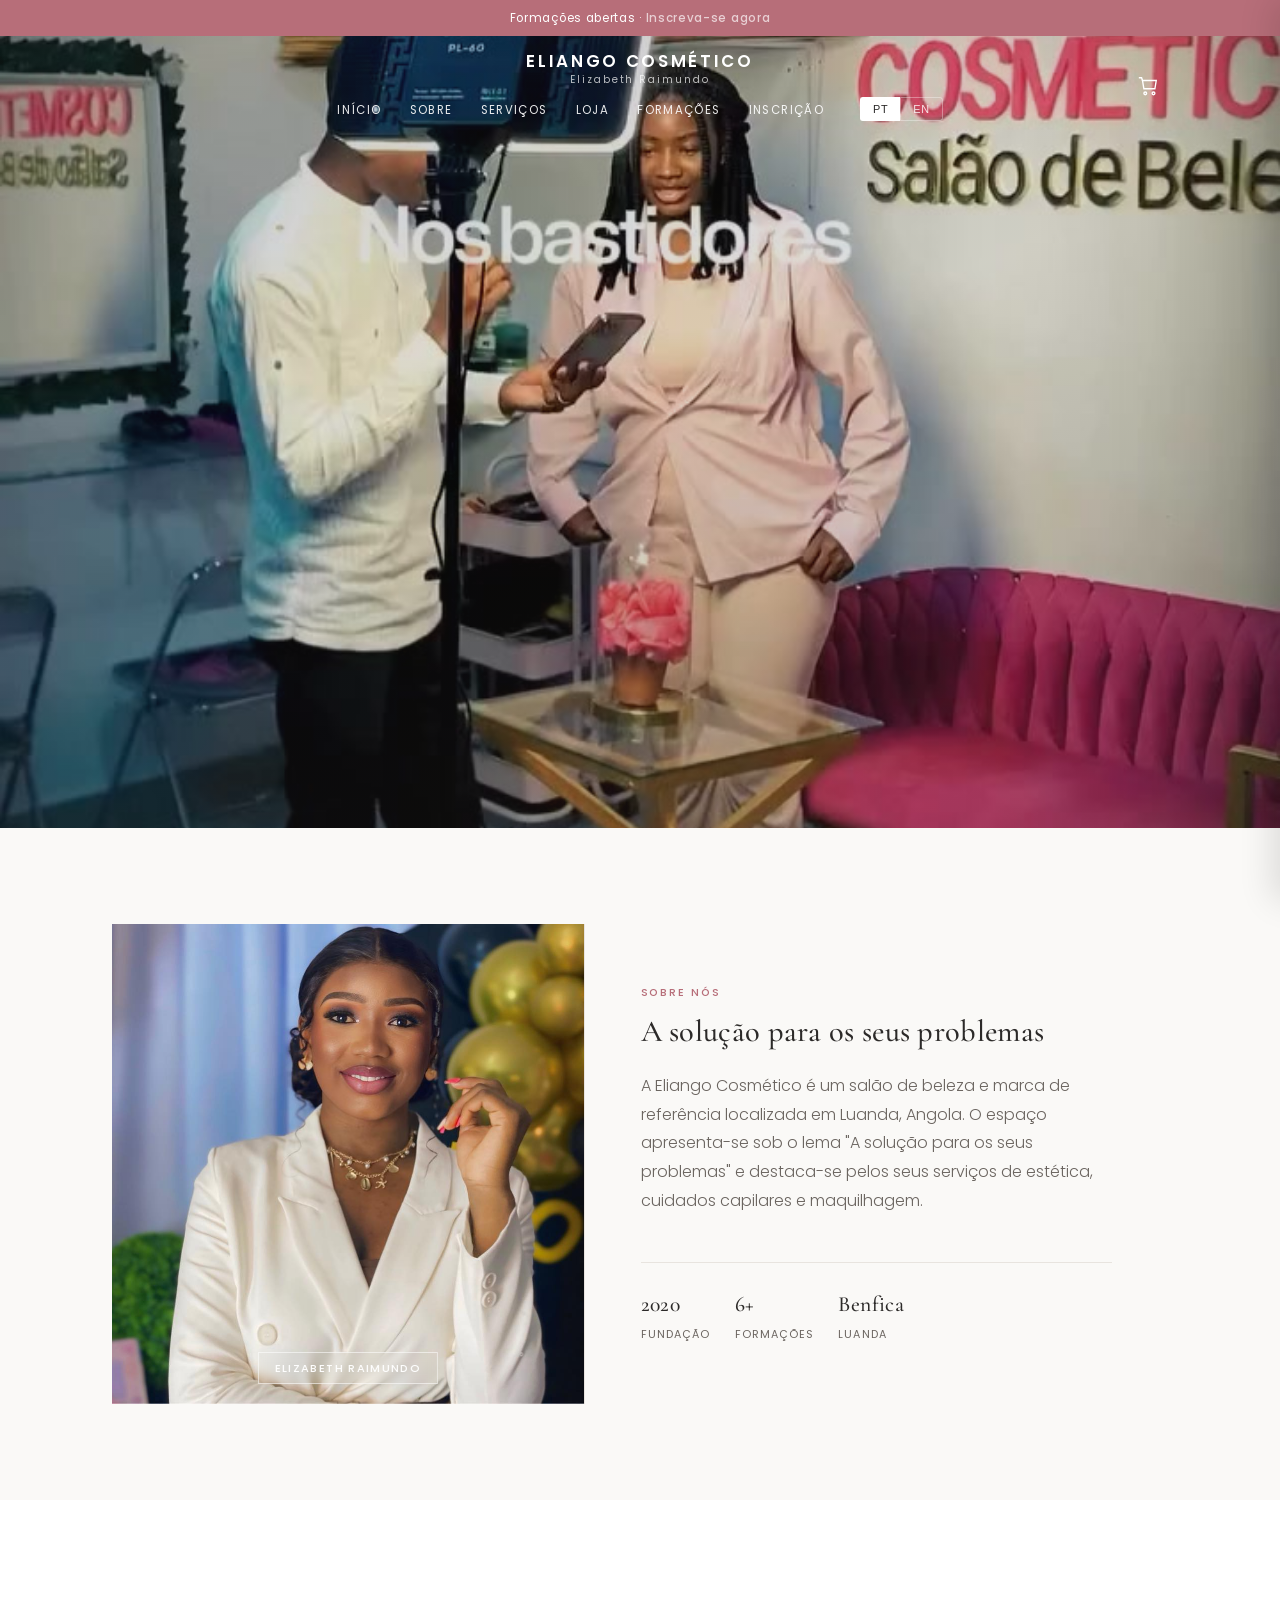
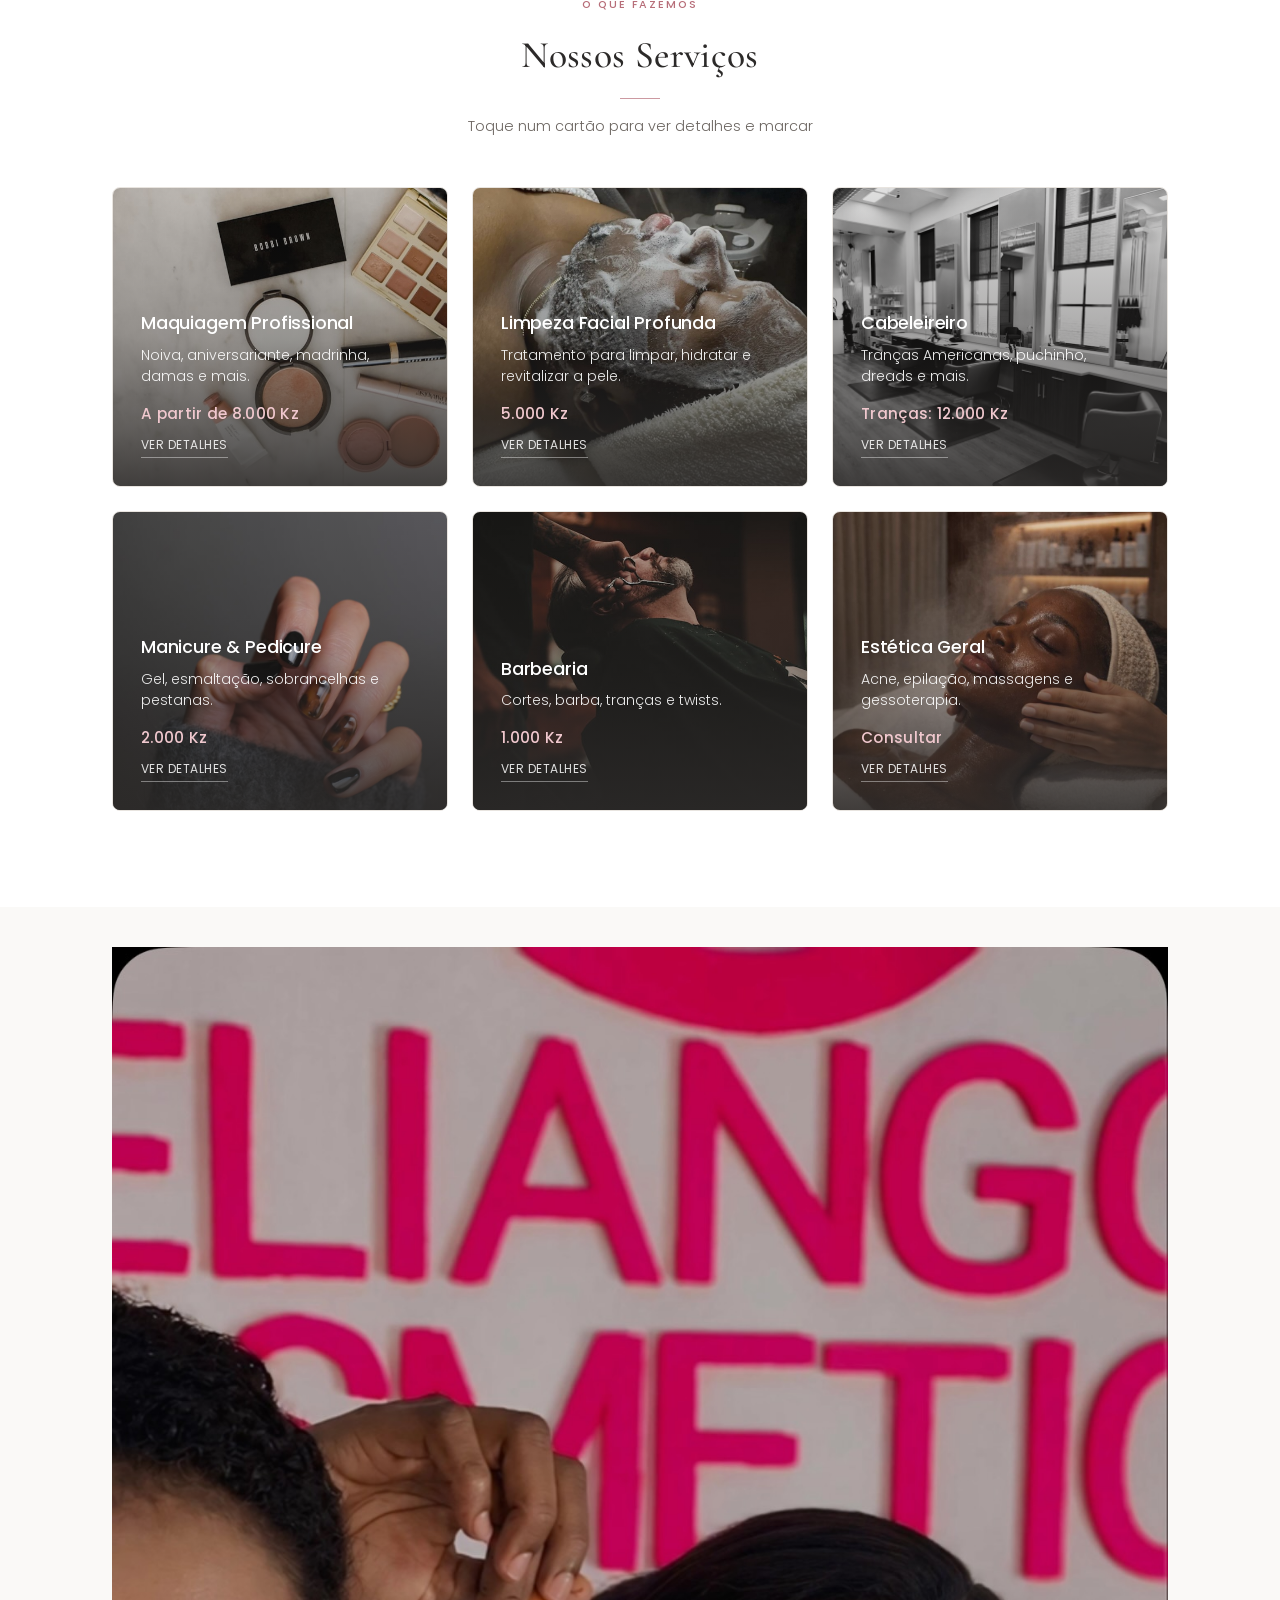
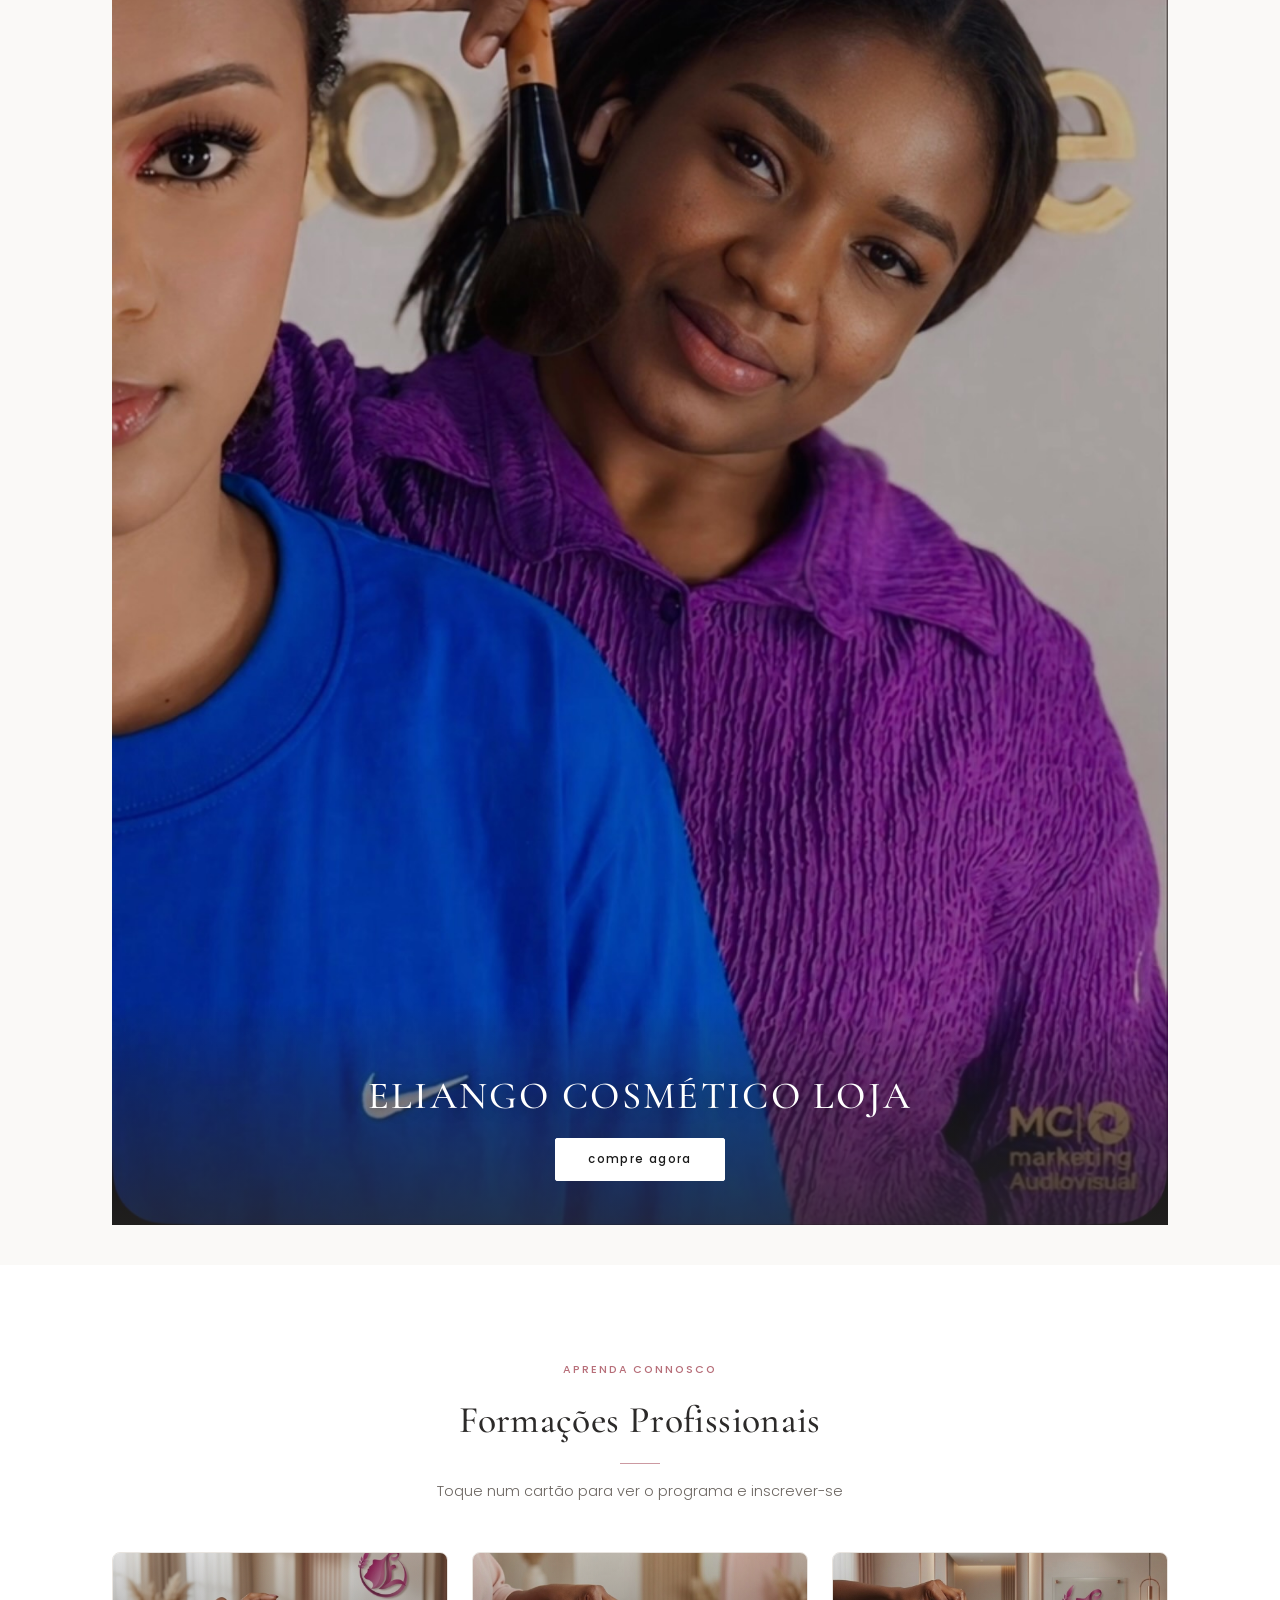
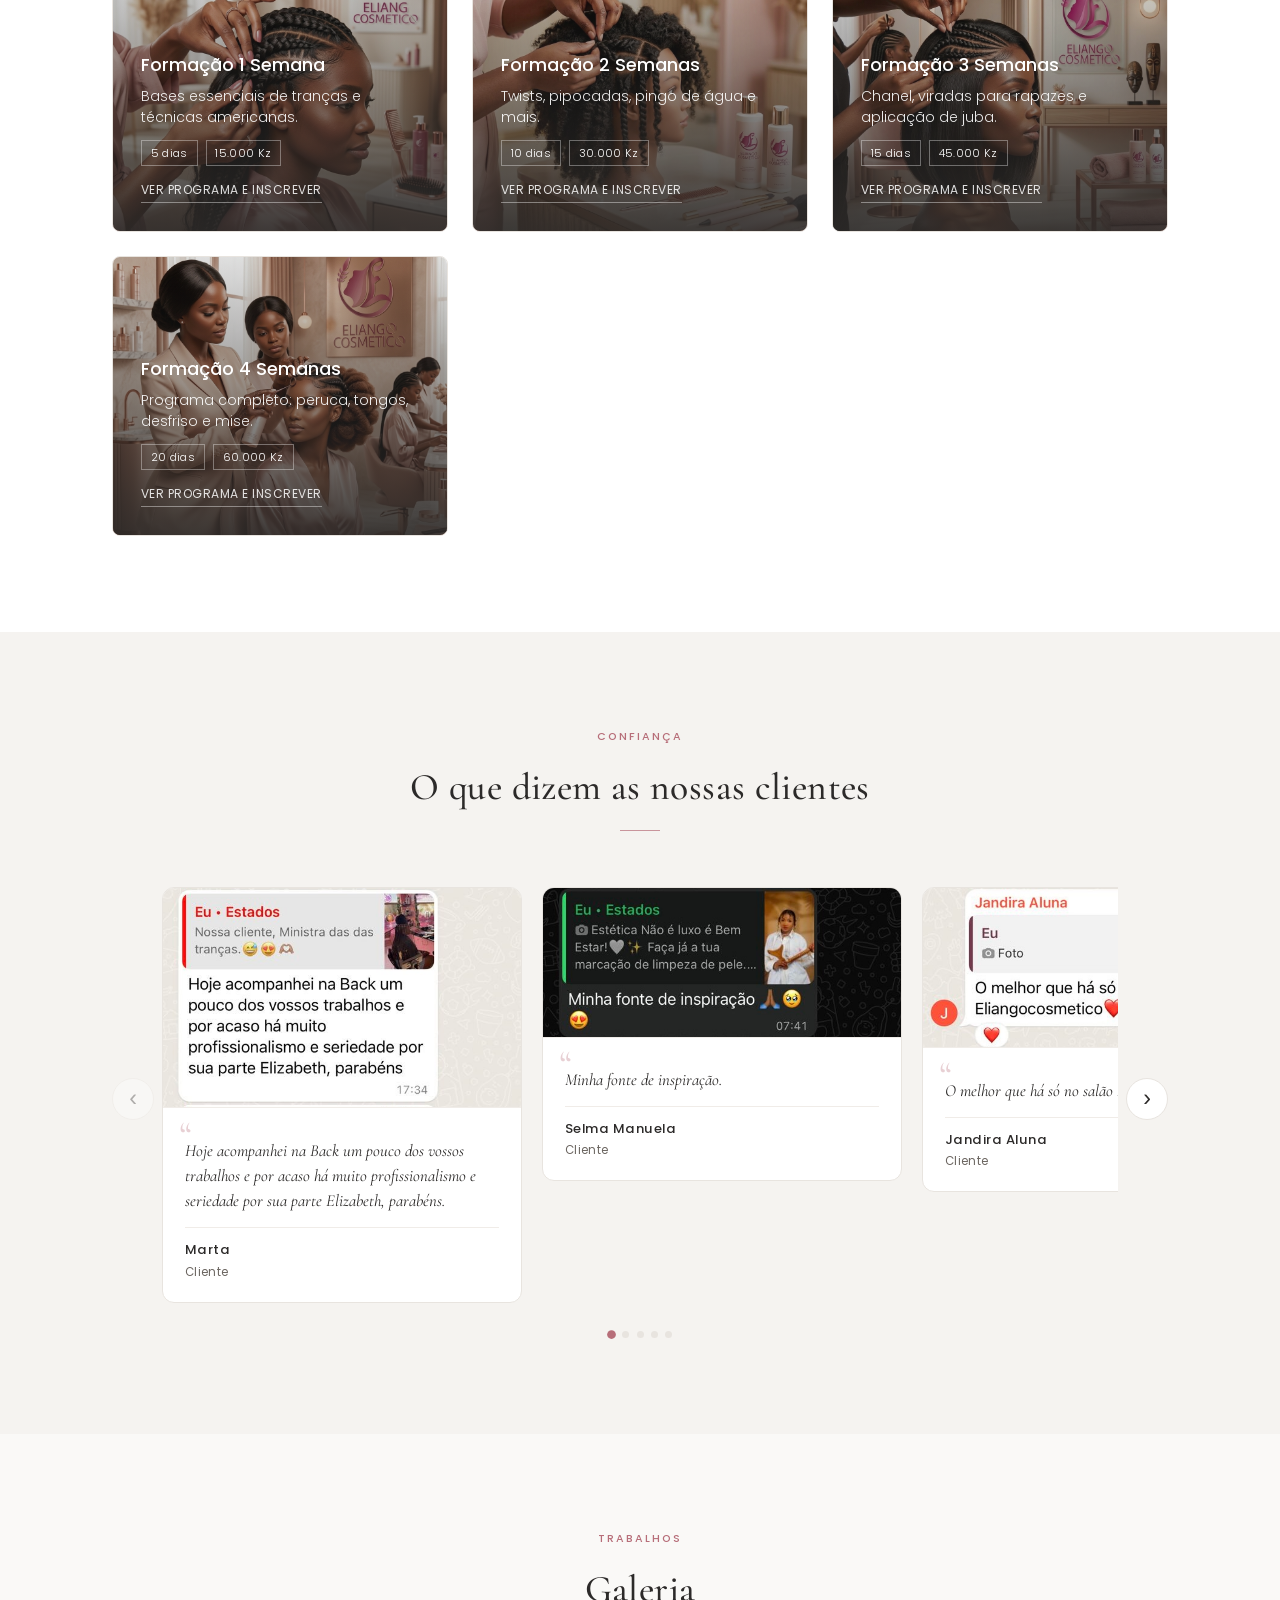
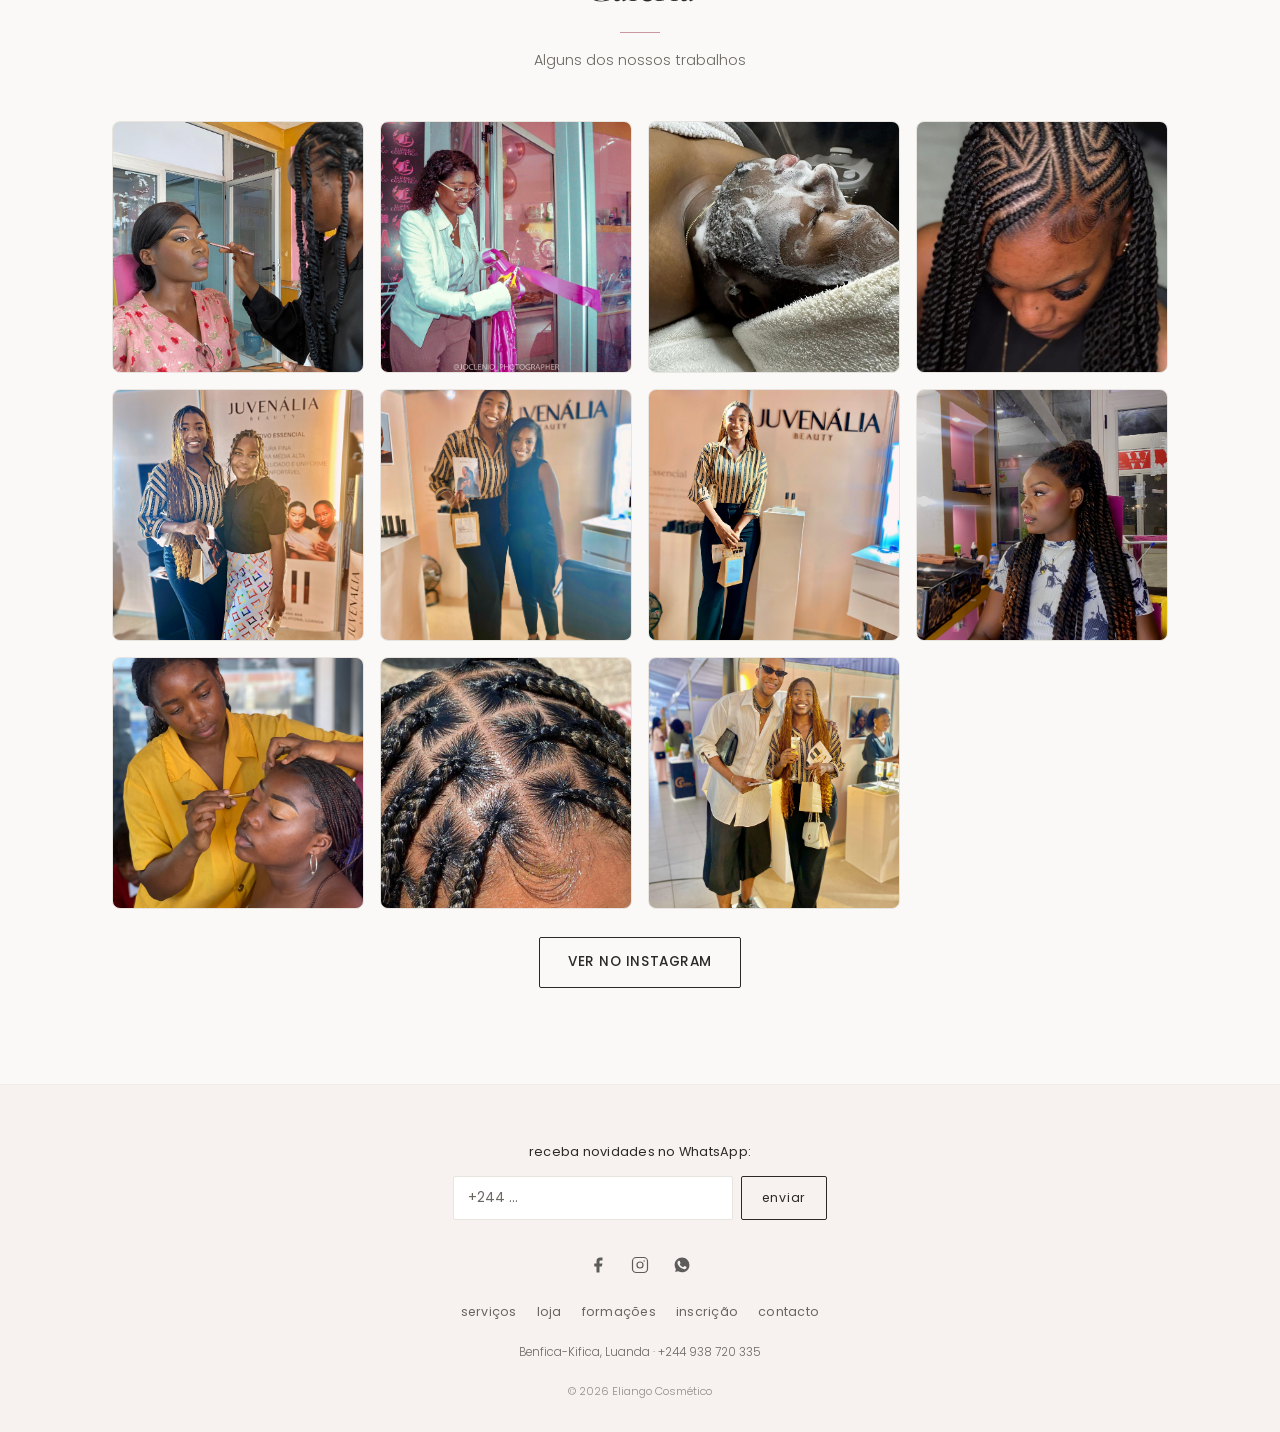
<file: eliango-cosmetico 4/index.html>
<!DOCTYPE html>
<html lang="pt">
<head>
  <meta charset="UTF-8">
  <meta name="viewport" content="width=device-width, initial-scale=1.0">
  <title>Eliango Cosmético | Salão de Beleza - Benfica-Kifica, Luanda</title>
  <meta name="description" content="Eliango Cosmético - Maquiagem, Cabeleireiro, Estética e Formações profissionais em Benfica-Kifica, Luanda. Elevamos a sua autoestima.">
  <link rel="preconnect" href="https://fonts.googleapis.com">
  <link rel="preconnect" href="https://fonts.gstatic.com" crossorigin>
  <link href="https://fonts.googleapis.com/css2?family=Cormorant+Garamond:ital,wght@0,400;0,500;0,600;1,400&family=Poppins:wght@300;400;500;600&display=swap" rel="stylesheet">
  <link rel="stylesheet" href="css/style.css">
  <link rel="icon" href="images/logo.jpg">
</head>
<body>
  <!-- Announcement bar -->
  <div class="announce" id="announce">
    <a href="inscricao.html" class="announce-link">
      <span data-lang="pt">Formações abertas · <em>Inscreva-se agora</em></span>
      <span data-lang="en">Courses open · <em>Enrol now</em></span>
    </a>
  </div>

  <!-- Header -->
  <header class="header" id="header">
    <div class="header-inner">
      <button class="nav-toggle" aria-label="Menu" id="navToggle">
        <span></span><span></span><span></span>
      </button>

      <a href="index.html#inicio" class="brand">
        <span class="brand-name">Eliango Cosmético</span>
        <span class="brand-tag">Elizabeth Raimundo</span>
      </a>

      <nav class="nav-desktop" id="navDesktop">
        <ul>
          <li><a href="index.html#inicio" data-lang="pt">Início</a><a href="index.html#inicio" data-lang="en">Home</a></li>
          <li><a href="index.html#sobre" data-lang="pt">Sobre</a><a href="index.html#sobre" data-lang="en">About</a></li>
          <li><a href="index.html#servicos" data-lang="pt">Serviços</a><a href="index.html#servicos" data-lang="en">Services</a></li>
          <li><a href="produtos.html" data-lang="pt">Loja</a><a href="produtos.html" data-lang="en">Shop</a></li>
          <li><a href="index.html#formacoes" data-lang="pt">Formações</a><a href="index.html#formacoes" data-lang="en">Courses</a></li>
          <li><a href="inscricao.html" data-lang="pt">Inscrição</a><a href="inscricao.html" data-lang="en">Enrol</a></li>
        </ul>
        <div class="lang-toggle">
          <button class="lang-btn active" data-set-lang="pt">PT</button>
          <button class="lang-btn" data-set-lang="en">EN</button>
        </div>
      </nav>

      <button type="button" class="header-cart" id="cartToggle" aria-label="Carrinho">
        <svg width="22" height="22" viewBox="0 0 24 24" fill="none" stroke="currentColor" stroke-width="1.5" aria-hidden="true"><path d="M6 6h15l-1.5 9h-12z"/><circle cx="9" cy="20" r="1.5"/><circle cx="18" cy="20" r="1.5"/><path d="M6 6L5 3H2"/></svg>
        <span class="cart-badge" data-cart-count style="display:none">0</span>
      </button>
    </div>
  </header>

  <!-- Mobile left drawer -->
  <div class="drawer-overlay" id="drawerOverlay"></div>
  <aside class="drawer" id="drawer" aria-hidden="true">
    <div class="drawer-header">
      <a href="index.html#inicio" class="drawer-brand">
        <span class="brand-name">Eliango Cosmético</span>
        <span class="brand-tag">Elizabeth Raimundo</span>
      </a>
      <button class="drawer-close" id="drawerClose" aria-label="Close">
        <span></span><span></span>
      </button>
    </div>
    <nav class="drawer-nav">
      <ul>
        <li><a href="index.html#inicio" data-lang="pt">Início</a><a href="index.html#inicio" data-lang="en">Home</a></li>
        <li><a href="index.html#sobre" data-lang="pt">Sobre</a><a href="index.html#sobre" data-lang="en">About</a></li>
        <li><a href="index.html#servicos" data-lang="pt">Serviços</a><a href="index.html#servicos" data-lang="en">Services</a></li>
        <li><a href="produtos.html" data-lang="pt">Loja</a><a href="produtos.html" data-lang="en">Shop</a></li>
        <li><a href="index.html#formacoes" data-lang="pt">Formações</a><a href="index.html#formacoes" data-lang="en">Courses</a></li>
        <li><a href="inscricao.html" data-lang="pt">Inscrição</a><a href="inscricao.html" data-lang="en">Enrol</a></li>
        <li><a href="checkout.html" data-lang="pt">Carrinho</a><a href="checkout.html" data-lang="en">Cart</a></li>
      </ul>
    </nav>
    <div class="drawer-footer">
      <div class="lang-toggle">
        <button class="lang-btn active" data-set-lang="pt">PT</button>
        <button class="lang-btn" data-set-lang="en">EN</button>
      </div>
    </div>
  </aside>

  <!-- Hero -->
  <section class="hero" id="inicio">
    <div class="hero-media" aria-hidden="true">
      <video
        class="hero-video"
        id="heroVideo"
        muted
        autoplay
        playsinline
        webkit-playsinline
        loop
        preload="auto"
        poster="images/hero-poster.jpg"
      >
        <source src="media/hero.mp4" type="video/mp4">
      </video>
      <img class="hero-still" id="heroStill" src="images/hero-poster.jpg" alt="">
      <div class="hero-overlay"></div>
    </div>
  </section>

  <!-- About -->
  <section class="section" id="sobre">
    <div class="container">
      <div class="about-grid reveal">
        <div class="about-photo">
          <img src="images/owner.jpg" alt="Elizabeth Raimundo - Fundadora" class="about-img">
          <span class="about-name">Elizabeth Raimundo</span>
        </div>
        <div class="about-text">
          <span class="eyebrow" data-lang="pt">Sobre nós</span>
          <span class="eyebrow" data-lang="en">About us</span>
          <h2 data-lang="pt">A solução para os seus problemas</h2>
          <h2 data-lang="en">The solution to your problems</h2>
          <p data-lang="pt">A Eliango Cosmético é um salão de beleza e marca de referência localizada em Luanda, Angola. O espaço apresenta-se sob o lema "A solução para os seus problemas" e destaca-se pelos seus serviços de estética, cuidados capilares e maquilhagem.</p>
          <p data-lang="en">Eliango Cosmético is a beauty salon and local reference brand based in Luanda, Angola. Guided by the motto "The solution to your problems," it stands out for its aesthetics, hair care and makeup services.</p>
          <div class="about-stats">
            <div class="stat">
              <span class="stat-num">2020</span>
              <span class="stat-label" data-lang="pt">Fundação</span>
              <span class="stat-label" data-lang="en">Founded</span>
            </div>
            <div class="stat">
              <span class="stat-num">6+</span>
              <span class="stat-label" data-lang="pt">Formações</span>
              <span class="stat-label" data-lang="en">Courses</span>
            </div>
            <div class="stat">
              <span class="stat-num">Benfica</span>
              <span class="stat-label" data-lang="pt">Luanda</span>
              <span class="stat-label" data-lang="en">Luanda</span>
            </div>
          </div>
        </div>
      </div>
    </div>
  </section>

  <!-- Services -->
  <section class="section" id="servicos">
    <div class="container">
      <div class="section-title reveal">
        <span class="eyebrow" data-lang="pt">O que fazemos</span>
        <span class="eyebrow" data-lang="en">What we do</span>
        <h2 data-lang="pt">Nossos Serviços</h2>
        <h2 data-lang="en">Our Services</h2>
        <div class="title-line"></div>
        <p data-lang="pt">Toque num cartão para ver detalhes e marcar</p>
        <p data-lang="en">Tap a card to see details and book</p>
      </div>
      <div class="services-grid reveal">
        <article class="service-card" data-details='{"titlePt":"Maquiagem Profissional","titleEn":"Professional Makeup","descPt":"Maquiagem para noiva, aniversariante, madrinha, convidada, apresentação e damas.","descEn":"Makeup for bride, birthday girl, maid of honor, guest, presentation and bridesmaids.","price":"A partir de 8.000 Kz","img":"images/makeup.jpg","detailsPt":["Maquiagem para noiva","Maquiagem para aniversariante","Maquiagem para madrinha","Maquiagem convidada","Maquiagem para apresentação","Maquiagem para damas"],"detailsEn":["Bridal makeup","Birthday girl makeup","Maid of honor makeup","Guest makeup","Presentation makeup","Bridesmaid makeup"]}'>
          <img class="bg" src="images/makeup.jpg" alt="Maquiagem profissional" loading="lazy">
          <div class="service-body">
            <h3 data-lang="pt">Maquiagem Profissional</h3>
            <h3 data-lang="en">Professional Makeup</h3>
            <p data-lang="pt">Noiva, aniversariante, madrinha, damas e mais.</p>
            <p data-lang="en">Bride, birthday, maid of honor, bridesmaids and more.</p>
            <div class="service-price">A partir de 8.000 Kz</div>
            <span class="service-more" data-lang="pt">Ver detalhes</span>
            <span class="service-more" data-lang="en">See details</span>
          </div>
        </article>

        <article class="service-card" data-details='{"titlePt":"Limpeza Facial Profunda","titleEn":"Deep Facial Cleansing","descPt":"Tratamento completo para limpar, hidratar e revitalizar a pele. Ideal para todos os tipos de pele.","descEn":"Complete treatment to cleanse, hydrate and revitalize the skin. Ideal for all skin types.","price":"5.000 Kz","img":"images/facial.jpg","detailsPt":["Limpeza profunda dos poros","Esfoliação suave","Máscara hidratante","Massagem facial relaxante","Recomendações de cuidados em casa"],"detailsEn":["Deep pore cleansing","Gentle exfoliation","Hydrating mask","Relaxing facial massage","Home care recommendations"]}'>
          <img class="bg" src="images/facial.jpg" alt="Limpeza facial" loading="lazy">
          <div class="service-body">
            <h3 data-lang="pt">Limpeza Facial Profunda</h3>
            <h3 data-lang="en">Deep Facial Cleansing</h3>
            <p data-lang="pt">Tratamento para limpar, hidratar e revitalizar a pele.</p>
            <p data-lang="en">Treatment to cleanse, hydrate and revitalize the skin.</p>
            <div class="service-price">5.000 Kz</div>
            <span class="service-more" data-lang="pt">Ver detalhes</span>
            <span class="service-more" data-lang="en">See details</span>
          </div>
        </article>

        <article class="service-card" data-details='{"titlePt":"Cabeleireiro","titleEn":"Hairdressing","descPt":"Tranças e penteados para todos os estilos. Cabelo saudável e estiloso com profissionais experientes.","descEn":"Braids and hairstyles for every look. Healthy and stylish hair with experienced professionals.","price":"Tranças: 12.000 Kz","img":"images/hair.jpg","detailsPt":["Tranças Americanas","Tranças dreads looks","Puchinho","Puchinho com fronte","Trança para criança","Todo tipo de tranças"],"detailsEn":["American braids","Dreadlocks looks","Puff","Puff with fringe","Braids for kids","All types of braids"]}'>
          <img class="bg" src="images/hair.jpg" alt="Cabeleireiro" loading="lazy">
          <div class="service-body">
            <h3 data-lang="pt">Cabeleireiro</h3>
            <h3 data-lang="en">Hairdressing</h3>
            <p data-lang="pt">Tranças Americanas, puchinho, dreads e mais.</p>
            <p data-lang="en">American braids, puff, dreads and more.</p>
            <div class="service-price">Tranças: 12.000 Kz</div>
            <span class="service-more" data-lang="pt">Ver detalhes</span>
            <span class="service-more" data-lang="en">See details</span>
          </div>
        </article>

        <article class="service-card" data-details='{"titlePt":"Manicure & Pedicure","titleEn":"Manicure & Pedicure","descPt":"Unhas de gel, esmaltação, design de sobrancelhas e aplicação de pestanas.","descEn":"Gel nails, polish, eyebrow design and lash application.","price":"2.000 Kz","img":"images/manicure.jpg","detailsPt":["Gelinho normal","Unhas de Gel","Unhas de gel (Esmaltação)","Design de Sobrancelhas","Aplicação de Pestanas"],"detailsEn":["Regular gel polish","Gel nails","Gel nails (polish)","Eyebrow design","Lash application"]}'>
          <img class="bg" src="images/manicure.jpg" alt="Manicure e pedicure" loading="lazy">
          <div class="service-body">
            <h3 data-lang="pt">Manicure &amp; Pedicure</h3>
            <h3 data-lang="en">Manicure &amp; Pedicure</h3>
            <p data-lang="pt">Gel, esmaltação, sobrancelhas e pestanas.</p>
            <p data-lang="en">Gel, polish, eyebrows and lashes.</p>
            <div class="service-price">2.000 Kz</div>
            <span class="service-more" data-lang="pt">Ver detalhes</span>
            <span class="service-more" data-lang="en">See details</span>
          </div>
        </article>

        <article class="service-card" data-details='{"titlePt":"Barbearia","titleEn":"Barbershop","descPt":"Todos os tipos de cortes, aparação de barba, tranças e twists. Ambiente profissional e acolhedor.","descEn":"All types of cuts, beard trim, braids and twists. Professional and welcoming environment.","price":"1.000 Kz","img":"images/barber.jpg","detailsPt":["Todos os tipos de cortes","Aparação e desenho de barba","Tranças & Twists"],"detailsEn":["All types of cuts","Beard trim and design","Braids & Twists"]}'>
          <img class="bg" src="images/barber.jpg" alt="Barbearia" loading="lazy">
          <div class="service-body">
            <h3 data-lang="pt">Barbearia</h3>
            <h3 data-lang="en">Barbershop</h3>
            <p data-lang="pt">Cortes, barba, tranças e twists.</p>
            <p data-lang="en">Cuts, beard, braids and twists.</p>
            <div class="service-price">1.000 Kz</div>
            <span class="service-more" data-lang="pt">Ver detalhes</span>
            <span class="service-more" data-lang="en">See details</span>
          </div>
        </article>

        <article class="service-card" data-details='{"titlePt":"Estética Geral","titleEn":"General Aesthetics","descPt":"Tratamentos faciais e corporais: acne, epilação, massagens, gessoterapia e mais.","descEn":"Facial and body treatments: acne, waxing, massages, plaster therapy and more.","price":"Consultar preço","img":"images/aesthetics.jpg","detailsPt":["Estética Fácil","Dermapiling","Tratamento de acnes","Epilação a cera quente","Tratamento de Foliculite","Clareamento localizado","Massagem Relaxante","Massagem Redutora","Gessoterapia"],"detailsEn":["Easy aesthetics","Dermaplaning","Acne treatment","Hot wax hair removal","Folliculitis treatment","Localized lightening","Relaxing massage","Reducing massage","Plaster therapy"]}'>
          <img class="bg" src="images/aesthetics.jpg" alt="Estética" loading="lazy">
          <div class="service-body">
            <h3 data-lang="pt">Estética Geral</h3>
            <h3 data-lang="en">General Aesthetics</h3>
            <p data-lang="pt">Acne, epilação, massagens e gessoterapia.</p>
            <p data-lang="en">Acne, waxing, massages and plaster therapy.</p>
            <div class="service-price" data-lang="pt">Consultar</div>
            <div class="service-price" data-lang="en">On request</div>
            <span class="service-more" data-lang="pt">Ver detalhes</span>
            <span class="service-more" data-lang="en">See details</span>
          </div>
        </article>
      </div>
    </div>
  </section>

  <!-- Shop teaser -->
  <section class="section section-shop" id="loja">
    <div class="container">
      <a href="produtos.html" class="shop-card reveal">
        <img src="images/loja-card.jpg" alt="Eliango Cosmetics Loja" class="shop-card-bg" loading="lazy">
        <div class="shop-card-overlay">
          <h2>Eliango Cosmético Loja</h2>
          <span class="btn-shop">compre agora</span>
        </div>
      </a>
    </div>
  </section>

  <!-- Courses -->
  <section class="section" id="formacoes">
    <div class="container">
      <div class="section-title reveal">
        <span class="eyebrow" data-lang="pt">Aprenda connosco</span>
        <span class="eyebrow" data-lang="en">Learn with us</span>
        <h2 data-lang="pt">Formações Profissionais</h2>
        <h2 data-lang="en">Professional Courses</h2>
        <div class="title-line"></div>
        <p data-lang="pt">Toque num cartão para ver o programa e inscrever-se</p>
        <p data-lang="en">Tap a card to see the program and enroll</p>
      </div>
      <div class="courses-grid reveal">
        <article class="course-card" data-details='{"titlePt":"Formação 1 Semana","titleEn":"1-Week Course","descPt":"Formação intensiva de 5 dias com as bases essenciais de tranças e técnicas americanas.","descEn":"Intensive 5-day training covering essential braids and American techniques.","schedulePt":"5 dias","scheduleEn":"5 days","price":"15.000 Kz","img":"images/course-1semana.jpg","detailsPt":["Cordoletes","Bobis Americanos","Com e sem cachos","Viradas Americanas","De mão"],"detailsEn":["Cordoletes","American bobbis","With and without curls","American turns","By hand"]}'>
          <img class="bg" src="images/course-1semana.jpg" alt="Formação 1 semana" loading="lazy">
          <div class="course-body">
            <h3 data-lang="pt">Formação 1 Semana</h3>
            <h3 data-lang="en">1-Week Course</h3>
            <p data-lang="pt">Bases essenciais de tranças e técnicas americanas.</p>
            <p data-lang="en">Essential braids and American techniques.</p>
            <div class="course-meta-inline">
              <span data-lang="pt">5 dias</span>
              <span data-lang="en">5 days</span>
              <span>15.000 Kz</span>
            </div>
            <span class="course-more" data-lang="pt">Ver programa e inscrever</span>
            <span class="course-more" data-lang="en">See program and enroll</span>
          </div>
        </article>

        <article class="course-card" data-details='{"titlePt":"Formação 2 Semanas","titleEn":"2-Week Course","descPt":"Formação de 10 dias com técnicas intermédias de tranças, twists e estilos americanos.","descEn":"10-day training with intermediate braid, twist and American style techniques.","schedulePt":"10 dias","scheduleEn":"10 days","price":"30.000 Kz","img":"images/course-2semanas.jpg","detailsPt":["Cordoletes","Bobes Americano com e sem Cachos","Twist normal e Rústico","De mão","Pipocadas","Pingo de Água","Virada Americana","Natural Twist","Bobis Americanas com Viradas"],"detailsEn":["Cordoletes","American bobbis with and without curls","Normal and rustic twist","By hand","Pipocadas","Water drop","American turn","Natural Twist","American bobbis with turns"]}'>
          <img class="bg" src="images/course-2semanas.jpg" alt="Formação 2 semanas" loading="lazy">
          <div class="course-body">
            <h3 data-lang="pt">Formação 2 Semanas</h3>
            <h3 data-lang="en">2-Week Course</h3>
            <p data-lang="pt">Twists, pipocadas, pingo de água e mais.</p>
            <p data-lang="en">Twists, pipocadas, water drop and more.</p>
            <div class="course-meta-inline">
              <span data-lang="pt">10 dias</span>
              <span data-lang="en">10 days</span>
              <span>30.000 Kz</span>
            </div>
            <span class="course-more" data-lang="pt">Ver programa e inscrever</span>
            <span class="course-more" data-lang="en">See program and enroll</span>
          </div>
        </article>

        <article class="course-card" data-details='{"titlePt":"Formação 3 Semanas","titleEn":"3-Week Course","descPt":"Formação de 15 dias com técnicas avançadas, incluindo Chanel, viradas para rapazes e aplicação de juba.","descEn":"15-day training with advanced techniques, including Chanel, men turns and juba application.","schedulePt":"15 dias","scheduleEn":"15 days","price":"45.000 Kz","img":"images/course-3semanas.jpg","detailsPt":["Cordoletes","Bobes Americano com e sem Cachos","Twist normal e Rústico","De mão","Pipocadas","Pingo de Água","Virada Americana","Natural Twist","Bobis Americanas com Viradas","Chanel","Viradas para rapazes","Aplicação de juba","Com e sem viradas"],"detailsEn":["Cordoletes","American bobbis with and without curls","Normal and rustic twist","By hand","Pipocadas","Water drop","American turn","Natural Twist","American bobbis with turns","Chanel","Men turns","Juba application","With and without turns"]}'>
          <img class="bg" src="images/course-3semanas.jpg" alt="Formação 3 semanas" loading="lazy">
          <div class="course-body">
            <h3 data-lang="pt">Formação 3 Semanas</h3>
            <h3 data-lang="en">3-Week Course</h3>
            <p data-lang="pt">Chanel, viradas para rapazes e aplicação de juba.</p>
            <p data-lang="en">Chanel, men turns and juba application.</p>
            <div class="course-meta-inline">
              <span data-lang="pt">15 dias</span>
              <span data-lang="en">15 days</span>
              <span>45.000 Kz</span>
            </div>
            <span class="course-more" data-lang="pt">Ver programa e inscrever</span>
            <span class="course-more" data-lang="en">See program and enroll</span>
          </div>
        </article>

        <article class="course-card" data-details='{"titlePt":"Formação 4 Semanas","titleEn":"4-Week Course","descPt":"Formação completa de 20 dias: todas as técnicas + peruca, tongos, desfriso e mise completo.","descEn":"Complete 20-day training: all techniques + wig, tongs, straightening and full mise.","schedulePt":"20 dias","scheduleEn":"20 days","price":"60.000 Kz","img":"images/course-4semanas.jpg","detailsPt":["Cordoletes","Bobes Americano com e sem Cachos","Twist normal e Rústico","De mão","Pipocadas","Pingo de Água","Virada Americana","Natural Twist","Bobis Americanas com Viradas","Chanel","Viradas para rapazes","Aplicação de juba","Com e sem viradas","Puxinho Rabo de cavalo","Aplicação chocolate","Técnicas de lavagem e tratamento na peruca e Tongos","Desfriso com Breche e chapinha a vapor","Mise completo"],"detailsEn":["Cordoletes","American bobbis with and without curls","Normal and rustic twist","By hand","Pipocadas","Water drop","American turn","Natural Twist","American bobbis with turns","Chanel","Men turns","Juba application","With and without turns","Pony puff","Chocolate application","Wig wash and treatment techniques and tongs","Straightening with break and steam iron","Full mise"]}'>
          <img class="bg" src="images/course-4semanas.jpg" alt="Formação 4 semanas" loading="lazy">
          <div class="course-body">
            <h3 data-lang="pt">Formação 4 Semanas</h3>
            <h3 data-lang="en">4-Week Course</h3>
            <p data-lang="pt">Programa completo: peruca, tongos, desfriso e mise.</p>
            <p data-lang="en">Full program: wig, tongs, straightening and mise.</p>
            <div class="course-meta-inline">
              <span data-lang="pt">20 dias</span>
              <span data-lang="en">20 days</span>
              <span>60.000 Kz</span>
            </div>
            <span class="course-more" data-lang="pt">Ver programa e inscrever</span>
            <span class="course-more" data-lang="en">See program and enroll</span>
          </div>
        </article>
      </div>
    </div>
  </section>

  <!-- Testimonials -->
  <section class="section section-testimonials" id="depoimentos">
    <div class="container">
      <div class="section-title reveal">
        <span class="eyebrow" data-lang="pt">Confiança</span>
        <span class="eyebrow" data-lang="en">Trust</span>
        <h2 data-lang="pt">O que dizem as nossas clientes</h2>
        <h2 data-lang="en">What our clients say</h2>
        <div class="title-line"></div>
      </div>
      <div class="testimonials-carousel reveal">
        <button class="t-nav t-prev" type="button" aria-label="Anterior">‹</button>
        <div class="testimonials-track" id="testimonialsTrack">
          <blockquote class="testimonial">
            <div class="t-photo">
              <img src="images/testimonial-marta.jpg" alt="Depoimento de Marta" loading="lazy">
            </div>
            <div class="t-content">
              <span class="t-quote" aria-hidden="true">“</span>
              <p data-lang="pt">Hoje acompanhei na Back um pouco dos vossos trabalhos e por acaso há muito profissionalismo e seriedade por sua parte Elizabeth, parabéns.</p>
              <p data-lang="en">Today I saw some of your work on the Back and there is a lot of professionalism and seriousness on your part Elizabeth, congratulations.</p>
              <footer>
                <strong>Marta</strong>
                <span data-lang="pt">Cliente</span>
                <span data-lang="en">Client</span>
              </footer>
            </div>
          </blockquote>
          <blockquote class="testimonial">
            <div class="t-photo">
              <img src="images/testimonial-selma.jpg" alt="Depoimento de Selma Manuela" loading="lazy">
            </div>
            <div class="t-content">
              <span class="t-quote" aria-hidden="true">“</span>
              <p data-lang="pt">Minha fonte de inspiração.</p>
              <p data-lang="en">My source of inspiration.</p>
              <footer>
                <strong>Selma Manuela</strong>
                <span data-lang="pt">Cliente</span>
                <span data-lang="en">Client</span>
              </footer>
            </div>
          </blockquote>
          <blockquote class="testimonial">
            <div class="t-photo">
              <img src="images/testimonial-jandira.jpg" alt="Depoimento de Jandira Aluna" loading="lazy">
            </div>
            <div class="t-content">
              <span class="t-quote" aria-hidden="true">“</span>
              <p data-lang="pt">O melhor que há só no salão Eliango Cosmético.</p>
              <p data-lang="en">The best there is only at Eliango Cosmético salon.</p>
              <footer>
                <strong>Jandira Aluna</strong>
                <span data-lang="pt">Cliente</span>
                <span data-lang="en">Client</span>
              </footer>
            </div>
          </blockquote>
          <blockquote class="testimonial">
            <div class="t-photo">
              <img src="images/testimonial-juvenalia.jpg" alt="Depoimento de Juvenalia" loading="lazy">
            </div>
            <div class="t-content">
              <span class="t-quote" aria-hidden="true">“</span>
              <p data-lang="pt">Muito obrigada pela visita.</p>
              <p data-lang="en">Thank you so much for the visit.</p>
              <footer>
                <strong>Juvenalia</strong>
                <span data-lang="pt">Empresária</span>
                <span data-lang="en">Businesswoman</span>
              </footer>
            </div>
          </blockquote>
          <blockquote class="testimonial">
            <div class="t-photo">
              <img src="images/testimonial-liliano.jpg" alt="Depoimento de Liliano Pedro" loading="lazy">
            </div>
            <div class="t-content">
              <span class="t-quote" aria-hidden="true">“</span>
              <p data-lang="pt">🔥👏👏👏</p>
              <p data-lang="en">🔥👏👏👏</p>
              <footer>
                <strong>Liliano Pedro</strong>
                <span data-lang="pt">Influencer</span>
                <span data-lang="en">Influencer</span>
              </footer>
            </div>
          </blockquote>
        </div>
        <button class="t-nav t-next" type="button" aria-label="Seguinte">›</button>
      </div>
      <div class="t-dots" id="testimonialsDots" aria-hidden="true"></div>
    </div>
  </section>

  <!-- Gallery -->
  <section class="section" id="galeria">
    <div class="container">
      <div class="section-title reveal">
        <span class="eyebrow" data-lang="pt">Trabalhos</span>
        <span class="eyebrow" data-lang="en">Work</span>
        <h2 data-lang="pt">Galeria</h2>
        <h2 data-lang="en">Gallery</h2>
        <div class="title-line"></div>
        <p data-lang="pt">Alguns dos nossos trabalhos</p>
        <p data-lang="en">Some of our work</p>
      </div>
      <div class="gallery-grid reveal">
        <button type="button" class="gallery-item" data-src="images/gallery1.jpg" aria-label="Ver foto 1"><img src="images/gallery1.jpg" alt="Trabalho 1" loading="lazy"></button>
        <button type="button" class="gallery-item" data-src="images/gallery2.jpg" aria-label="Ver foto 2"><img src="images/gallery2.jpg" alt="Trabalho 2" loading="lazy"></button>
        <button type="button" class="gallery-item" data-src="images/gallery3.jpg" aria-label="Ver foto 3"><img src="images/gallery3.jpg" alt="Trabalho 3" loading="lazy"></button>
        <button type="button" class="gallery-item" data-src="images/gallery4.jpg" aria-label="Ver foto 4"><img src="images/gallery4.jpg" alt="Trabalho 4" loading="lazy"></button>
        <button type="button" class="gallery-item" data-src="images/gallery5.jpg" aria-label="Ver foto 5"><img src="images/gallery5.jpg" alt="Trabalho 5" loading="lazy"></button>
        <button type="button" class="gallery-item" data-src="images/gallery6.jpg" aria-label="Ver foto 6"><img src="images/gallery6.jpg" alt="Trabalho 6" loading="lazy"></button>
        <button type="button" class="gallery-item" data-src="images/gallery7.jpg" aria-label="Ver foto 7"><img src="images/gallery7.jpg" alt="Trabalho 7" loading="lazy"></button>
        <button type="button" class="gallery-item" data-src="images/gallery8.jpg" aria-label="Ver foto 8"><img src="images/gallery8.jpg" alt="Trabalho 8" loading="lazy"></button>
        <button type="button" class="gallery-item" data-src="images/gallery9.jpg" aria-label="Ver foto 9"><img src="images/gallery9.jpg" alt="Trabalho 9" loading="lazy"></button>
        <button type="button" class="gallery-item" data-src="images/gallery10.jpg" aria-label="Ver foto 10"><img src="images/gallery10.jpg" alt="Trabalho 10" loading="lazy"></button>
        <button type="button" class="gallery-item" data-src="images/gallery11.jpg" aria-label="Ver foto 11"><img src="images/gallery11.jpg" alt="Trabalho 11" loading="lazy"></button>
      </div>
      <div class="gallery-cta">
        <a href="https://www.instagram.com/eliangocosmetico/" target="_blank" rel="noopener" class="btn btn-outline-dark" data-lang="pt">Ver no Instagram</a>
        <a href="https://www.instagram.com/eliangocosmetico/" target="_blank" rel="noopener" class="btn btn-outline-dark" data-lang="en">See on Instagram</a>
      </div>
    </div>
  </section>

  <!-- Footer -->
  
  <!-- Mini cart panel -->
  <div class="cart-panel-overlay" id="cartPanelOverlay"></div>
  <aside class="cart-panel" id="cartPanel" aria-hidden="true">
    <div class="cart-panel-header">
      <h3 data-lang="pt">Carrinho</h3>
      <h3 data-lang="en">Cart</h3>
      <button type="button" class="cart-panel-close" id="cartPanelClose" aria-label="Close">&times;</button>
    </div>
    <div class="cart-panel-body" id="cartPanelBody"></div>
    <div class="cart-panel-footer" id="cartPanelFooter">
      <div class="sub">
        <span data-lang="pt">Subtotal</span>
        <span data-lang="en">Subtotal</span>
        <strong id="cartPanelSubtotal">0 Kz</strong>
      </div>
      <a href="checkout.html" class="btn btn-primary" data-lang="pt">Finalizar pedido</a>
      <a href="checkout.html" class="btn btn-primary" data-lang="en">Checkout</a>
      <button type="button" class="btn btn-outline" id="cartPanelContinue" data-lang="pt">Continuar a comprar</button>
      <button type="button" class="btn btn-outline" id="cartPanelContinueEn" data-lang="en">Continue shopping</button>
    </div>
  </aside>

  <footer class="footer">
    <div class="container footer-inner">
      <div class="footer-signup">
        <p class="footer-signup-label" data-lang="pt">receba novidades no WhatsApp:</p>
        <p class="footer-signup-label" data-lang="en">get updates on WhatsApp:</p>
        <form class="footer-signup-form" id="footerSignup">
          <input type="tel" name="phone" required placeholder="+244 ..." data-ph-pt="+244 ..." data-ph-en="+244 ..." aria-label="WhatsApp" inputmode="tel">
          <button type="submit" data-lang="pt">enviar</button>
          <button type="submit" data-lang="en">submit</button>
        </form>
      </div>

      <div class="footer-socials">
        <a href="https://www.facebook.com/profile.php?id=100077515462072" target="_blank" rel="noopener" aria-label="Facebook">
          <svg width="18" height="18" viewBox="0 0 24 24" fill="currentColor" aria-hidden="true"><path d="M18 2h-3a5 5 0 0 0-5 5v3H7v4h3v8h4v-8h3l1-4h-4V7a1 1 0 0 1 1-1h3z"/></svg>
        </a>
        <a href="https://www.instagram.com/eliangocosmetico/" target="_blank" rel="noopener" aria-label="Instagram">
          <svg width="18" height="18" viewBox="0 0 24 24" fill="none" stroke="currentColor" stroke-width="1.6" aria-hidden="true"><rect x="2" y="2" width="20" height="20" rx="5"/><circle cx="12" cy="12" r="4"/><circle cx="17.5" cy="6.5" r="1" fill="currentColor" stroke="none"/></svg>
        </a>
        <a href="https://wa.me/244938720335" target="_blank" rel="noopener" aria-label="WhatsApp">
          <svg width="18" height="18" viewBox="0 0 24 24" fill="currentColor" aria-hidden="true"><path d="M17.472 14.382c-.297-.149-1.758-.867-2.03-.967-.273-.099-.471-.148-.67.15-.197.297-.767.966-.94 1.164-.173.199-.347.223-.644.075-.297-.15-1.255-.463-2.39-1.475-.883-.788-1.48-1.761-1.653-2.059-.173-.297-.018-.458.13-.606.134-.133.298-.347.446-.52.149-.174.198-.298.298-.497.099-.198.05-.371-.025-.52-.075-.149-.669-1.612-.916-2.207-.242-.579-.487-.5-.669-.51-.173-.008-.371-.01-.57-.01-.198 0-.52.074-.792.372-.272.297-1.04 1.016-1.04 2.479 0 1.462 1.065 2.875 1.213 3.074.149.198 2.096 3.2 5.077 4.487.709.306 1.262.489 1.694.625.712.227 1.36.195 1.871.118.571-.085 1.758-.719 2.006-1.413.248-.694.248-1.289.173-1.413-.074-.124-.272-.198-.57-.347m-5.421 7.403h-.004a9.87 9.87 0 0 1-5.031-1.378l-.361-.214-3.741.982.998-3.648-.235-.374a9.86 9.86 0 0 1-1.51-5.26c.001-5.45 4.436-9.884 9.888-9.884 2.64 0 5.122 1.03 6.988 2.898a9.825 9.825 0 0 1 2.893 6.994c-.003 5.45-4.435 9.884-9.885 9.884z"/></svg>
        </a>
      </div>

      <nav class="footer-nav">
        <a href="index.html#servicos" data-lang="pt">serviços</a>
        <a href="index.html#servicos" data-lang="en">services</a>
        <a href="produtos.html" data-lang="pt">loja</a>
        <a href="produtos.html" data-lang="en">shop</a>
        <a href="index.html#formacoes" data-lang="pt">formações</a>
        <a href="index.html#formacoes" data-lang="en">courses</a>
        <a href="inscricao.html" data-lang="pt">inscrição</a>
        <a href="inscricao.html" data-lang="en">enrol</a>
        <a href="https://wa.me/244938720335" data-lang="pt">contacto</a>
        <a href="https://wa.me/244938720335" data-lang="en">contact</a>
      </nav>

      <div class="footer-meta">
        <span data-lang="pt">Benfica-Kifica, Luanda · +244 938 720 335</span>
        <span data-lang="en">Benfica-Kifica, Luanda · +244 938 720 335</span>
      </div>

      <p class="footer-copy">© 2026 Eliango Cosmético</p>
    </div>
  </footer>



  <!-- Modal -->
  <div class="modal-overlay" id="modalOverlay">
    <div class="modal">
      <button class="modal-close" id="modalClose" type="button" aria-label="Fechar">&times;</button>
      <div id="modalContent"></div>
    </div>
  </div>

  <script src="js/cart.js"></script>
  <script src="js/main.js"></script>
</body>
</html>
</file>
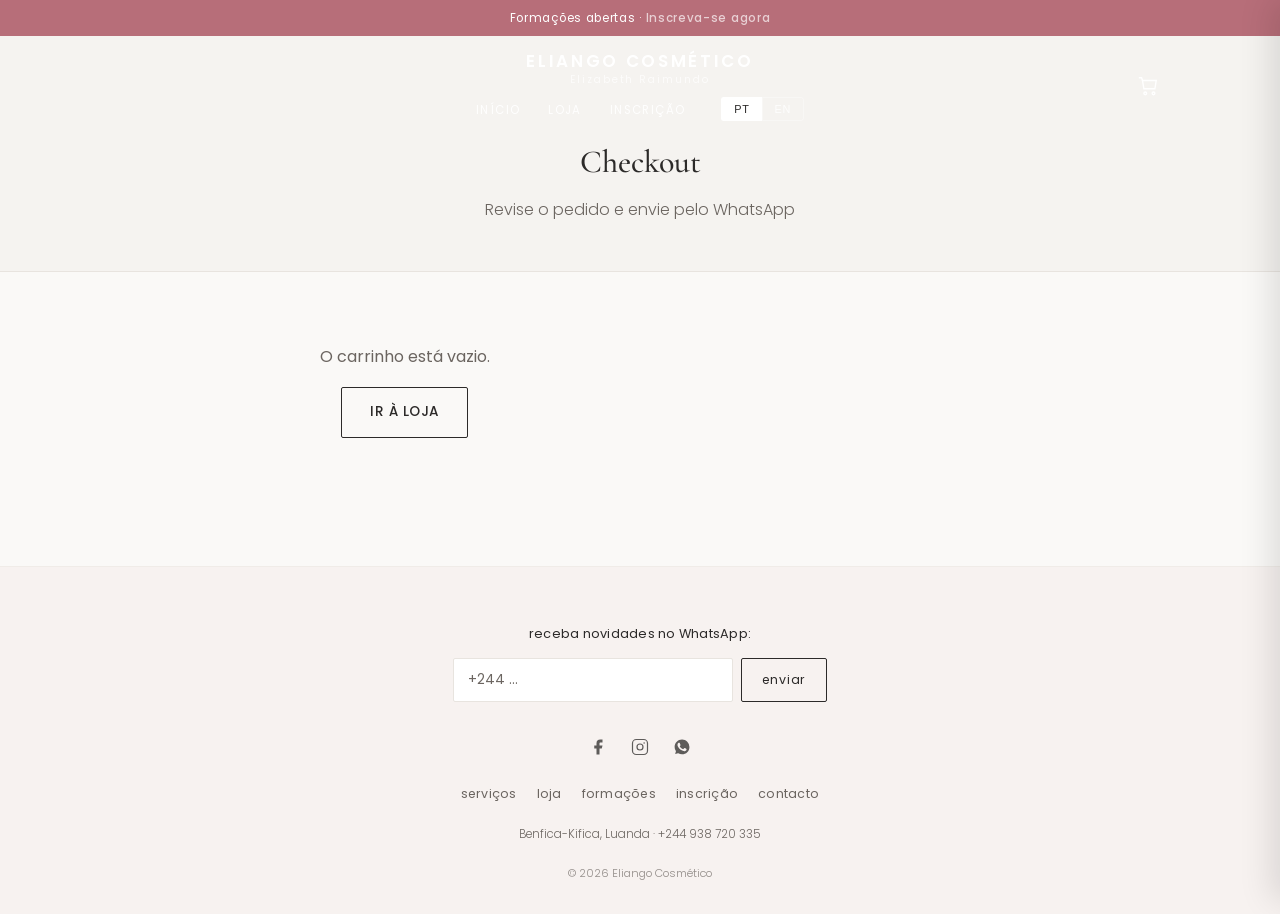
<file: eliango-cosmetico 4/checkout.html>
<!DOCTYPE html>
<html lang="pt">
<head>
  <meta charset="UTF-8">
  <meta name="viewport" content="width=device-width, initial-scale=1.0">
  <title>Checkout | Eliango Cosmético</title>
  <link rel="preconnect" href="https://fonts.googleapis.com">
  <link rel="preconnect" href="https://fonts.gstatic.com" crossorigin>
  <link href="https://fonts.googleapis.com/css2?family=Cormorant+Garamond:ital,wght@0,400;0,500;0,600;1,400&family=Poppins:wght@300;400;500;600&display=swap" rel="stylesheet">
  <link rel="stylesheet" href="css/style.css">
  <link rel="icon" href="images/logo.jpg">
</head>
<body>
  <div class="announce" id="announce">
    <a href="inscricao.html" class="announce-link">
      <span data-lang="pt">Formações abertas · <em>Inscreva-se agora</em></span>
      <span data-lang="en">Courses open · <em>Enrol now</em></span>
    </a>
  </div>

  <header class="header scrolled" id="header">
    <div class="header-inner">
      <button class="nav-toggle" aria-label="Menu" id="navToggle"><span></span><span></span><span></span></button>
      <a href="index.html#inicio" class="brand">
        <span class="brand-name">Eliango Cosmético</span>
        <span class="brand-tag">Elizabeth Raimundo</span>
      </a>
      <nav class="nav-desktop" id="navDesktop">
        <ul>
          <li><a href="index.html#inicio" data-lang="pt">Início</a><a href="index.html#inicio" data-lang="en">Home</a></li>
          <li><a href="produtos.html" data-lang="pt">Loja</a><a href="produtos.html" data-lang="en">Shop</a></li>
          <li><a href="inscricao.html" data-lang="pt">Inscrição</a><a href="inscricao.html" data-lang="en">Enrol</a></li>
        </ul>
        <div class="lang-toggle">
          <button class="lang-btn active" data-set-lang="pt">PT</button>
          <button class="lang-btn" data-set-lang="en">EN</button>
        </div>
      </nav>
      <button type="button" class="header-cart" id="cartToggle" aria-label="Carrinho">
        <svg width="22" height="22" viewBox="0 0 24 24" fill="none" stroke="currentColor" stroke-width="1.5" aria-hidden="true"><path d="M6 6h15l-1.5 9h-12z"/><circle cx="9" cy="20" r="1.5"/><circle cx="18" cy="20" r="1.5"/><path d="M6 6L5 3H2"/></svg>
        <span class="cart-badge" data-cart-count style="display:none">0</span>
      </button>
    </div>
  </header>

  <div class="drawer-overlay" id="drawerOverlay"></div>
  <aside class="drawer" id="drawer" aria-hidden="true">
    <div class="drawer-header">
      <a href="index.html#inicio" class="drawer-brand">
        <span class="brand-name">Eliango Cosmético</span>
        <span class="brand-tag">Elizabeth Raimundo</span>
      </a>
      <button class="drawer-close" id="drawerClose" aria-label="Close"><span></span><span></span></button>
    </div>
    <nav class="drawer-nav">
      <ul>
        <li><a href="index.html#inicio" data-lang="pt">Início</a><a href="index.html#inicio" data-lang="en">Home</a></li>
        <li><a href="produtos.html" data-lang="pt">Loja</a><a href="produtos.html" data-lang="en">Shop</a></li>
        <li><a href="checkout.html" data-lang="pt">Carrinho</a><a href="checkout.html" data-lang="en">Cart</a></li>
        <li><a href="inscricao.html" data-lang="pt">Inscrição</a><a href="inscricao.html" data-lang="en">Enrol</a></li>
      </ul>
    </nav>
    <div class="drawer-footer">
      <div class="lang-toggle">
        <button class="lang-btn active" data-set-lang="pt">PT</button>
        <button class="lang-btn" data-set-lang="en">EN</button>
      </div>
    </div>
  </aside>

  <div class="page-hero">
    <div class="container">
      <h1 data-lang="pt">Checkout</h1>
      <h1 data-lang="en">Checkout</h1>
      <p data-lang="pt">Revise o pedido e envie pelo WhatsApp</p>
      <p data-lang="en">Review your order and send via WhatsApp</p>
    </div>
  </div>

  <section class="page-section">
    <div class="container">
      <div class="checkout-layout">
        <div>
          <div class="cart-items" id="cartItems"></div>
          <div class="empty-cart" id="emptyCart" hidden>
            <p data-lang="pt">O carrinho está vazio.</p>
            <p data-lang="en">Your cart is empty.</p>
            <a href="produtos.html" class="btn btn-outline-dark" style="width:auto;margin-top:1rem;" data-lang="pt">Ir à loja</a>
            <a href="produtos.html" class="btn btn-outline-dark" style="width:auto;margin-top:1rem;" data-lang="en">Go to shop</a>
          </div>
        </div>
        <div class="checkout-summary" id="checkoutSummary">
          <h3 data-lang="pt">Resumo</h3>
          <h3 data-lang="en">Summary</h3>
          <div class="summary-row">
            <span data-lang="pt">Subtotal</span>
            <span data-lang="en">Subtotal</span>
            <span id="subtotal">0 Kz</span>
          </div>
          <div class="summary-row total">
            <span data-lang="pt">Total</span>
            <span data-lang="en">Total</span>
            <span id="total">0 Kz</span>
          </div>
          <form class="checkout-form" id="checkoutForm" style="margin-top:1.5rem;">
            <div class="form-group">
              <label data-lang="pt">Nome completo</label>
              <label data-lang="en">Full name</label>
              <input type="text" name="name" required>
            </div>
            <div class="form-group">
              <label>WhatsApp / Telefone</label>
              <input type="tel" name="phone" required placeholder="+244 ...">
            </div>
            <div class="form-group">
              <label data-lang="pt">Morada / Localização</label>
              <label data-lang="en">Address / Location</label>
              <input type="text" name="address" required>
            </div>
            <div class="form-group">
              <label data-lang="pt">Notas (opcional)</label>
              <label data-lang="en">Notes (optional)</label>
              <textarea name="notes"></textarea>
            </div>
            <button type="submit" class="btn btn-primary" style="width:100%;max-width:none;" data-lang="pt">Enviar pedido pelo WhatsApp</button>
            <button type="submit" class="btn btn-primary" style="width:100%;max-width:none;" data-lang="en">Send order via WhatsApp</button>
          </form>
        </div>
      </div>
    </div>
  </section>

  
  <!-- Mini cart panel -->
  <div class="cart-panel-overlay" id="cartPanelOverlay"></div>
  <aside class="cart-panel" id="cartPanel" aria-hidden="true">
    <div class="cart-panel-header">
      <h3 data-lang="pt">Carrinho</h3>
      <h3 data-lang="en">Cart</h3>
      <button type="button" class="cart-panel-close" id="cartPanelClose" aria-label="Close">&times;</button>
    </div>
    <div class="cart-panel-body" id="cartPanelBody"></div>
    <div class="cart-panel-footer" id="cartPanelFooter">
      <div class="sub">
        <span data-lang="pt">Subtotal</span>
        <span data-lang="en">Subtotal</span>
        <strong id="cartPanelSubtotal">0 Kz</strong>
      </div>
      <a href="checkout.html" class="btn btn-primary" data-lang="pt">Finalizar pedido</a>
      <a href="checkout.html" class="btn btn-primary" data-lang="en">Checkout</a>
      <button type="button" class="btn btn-outline" id="cartPanelContinue" data-lang="pt">Continuar a comprar</button>
      <button type="button" class="btn btn-outline" id="cartPanelContinueEn" data-lang="en">Continue shopping</button>
    </div>
  </aside>

  <footer class="footer">
    <div class="container footer-inner">
      <div class="footer-signup">
        <p class="footer-signup-label" data-lang="pt">receba novidades no WhatsApp:</p>
        <p class="footer-signup-label" data-lang="en">get updates on WhatsApp:</p>
        <form class="footer-signup-form" id="footerSignup">
          <input type="tel" name="phone" required placeholder="+244 ..." data-ph-pt="+244 ..." data-ph-en="+244 ..." aria-label="WhatsApp" inputmode="tel">
          <button type="submit" data-lang="pt">enviar</button>
          <button type="submit" data-lang="en">submit</button>
        </form>
      </div>

      <div class="footer-socials">
        <a href="https://www.facebook.com/profile.php?id=100077515462072" target="_blank" rel="noopener" aria-label="Facebook">
          <svg width="18" height="18" viewBox="0 0 24 24" fill="currentColor" aria-hidden="true"><path d="M18 2h-3a5 5 0 0 0-5 5v3H7v4h3v8h4v-8h3l1-4h-4V7a1 1 0 0 1 1-1h3z"/></svg>
        </a>
        <a href="https://www.instagram.com/eliangocosmetico/" target="_blank" rel="noopener" aria-label="Instagram">
          <svg width="18" height="18" viewBox="0 0 24 24" fill="none" stroke="currentColor" stroke-width="1.6" aria-hidden="true"><rect x="2" y="2" width="20" height="20" rx="5"/><circle cx="12" cy="12" r="4"/><circle cx="17.5" cy="6.5" r="1" fill="currentColor" stroke="none"/></svg>
        </a>
        <a href="https://wa.me/244938720335" target="_blank" rel="noopener" aria-label="WhatsApp">
          <svg width="18" height="18" viewBox="0 0 24 24" fill="currentColor" aria-hidden="true"><path d="M17.472 14.382c-.297-.149-1.758-.867-2.03-.967-.273-.099-.471-.148-.67.15-.197.297-.767.966-.94 1.164-.173.199-.347.223-.644.075-.297-.15-1.255-.463-2.39-1.475-.883-.788-1.48-1.761-1.653-2.059-.173-.297-.018-.458.13-.606.134-.133.298-.347.446-.52.149-.174.198-.298.298-.497.099-.198.05-.371-.025-.52-.075-.149-.669-1.612-.916-2.207-.242-.579-.487-.5-.669-.51-.173-.008-.371-.01-.57-.01-.198 0-.52.074-.792.372-.272.297-1.04 1.016-1.04 2.479 0 1.462 1.065 2.875 1.213 3.074.149.198 2.096 3.2 5.077 4.487.709.306 1.262.489 1.694.625.712.227 1.36.195 1.871.118.571-.085 1.758-.719 2.006-1.413.248-.694.248-1.289.173-1.413-.074-.124-.272-.198-.57-.347m-5.421 7.403h-.004a9.87 9.87 0 0 1-5.031-1.378l-.361-.214-3.741.982.998-3.648-.235-.374a9.86 9.86 0 0 1-1.51-5.26c.001-5.45 4.436-9.884 9.888-9.884 2.64 0 5.122 1.03 6.988 2.898a9.825 9.825 0 0 1 2.893 6.994c-.003 5.45-4.435 9.884-9.885 9.884z"/></svg>
        </a>
      </div>

      <nav class="footer-nav">
        <a href="index.html#servicos" data-lang="pt">serviços</a>
        <a href="index.html#servicos" data-lang="en">services</a>
        <a href="produtos.html" data-lang="pt">loja</a>
        <a href="produtos.html" data-lang="en">shop</a>
        <a href="index.html#formacoes" data-lang="pt">formações</a>
        <a href="index.html#formacoes" data-lang="en">courses</a>
        <a href="inscricao.html" data-lang="pt">inscrição</a>
        <a href="inscricao.html" data-lang="en">enrol</a>
        <a href="https://wa.me/244938720335" data-lang="pt">contacto</a>
        <a href="https://wa.me/244938720335" data-lang="en">contact</a>
      </nav>

      <div class="footer-meta">
        <span data-lang="pt">Benfica-Kifica, Luanda · +244 938 720 335</span>
        <span data-lang="en">Benfica-Kifica, Luanda · +244 938 720 335</span>
      </div>

      <p class="footer-copy">© 2026 Eliango Cosmético</p>
    </div>
  </footer>


  <script src="js/cart.js"></script>
  <script src="js/main.js"></script>
  <script>
    document.addEventListener('DOMContentLoaded', () => {
      const itemsEl = document.getElementById('cartItems');
      const emptyEl = document.getElementById('emptyCart');
      const summaryEl = document.getElementById('checkoutSummary');
      const isEn = () => document.body.classList.contains('en');

      function render() {
        window.__renderCheckout = render;
        const cart = getCart();
        if (!cart.length) {
          itemsEl.innerHTML = '';
          emptyEl.hidden = false;
          summaryEl.style.display = 'none';
          return;
        }
        emptyEl.hidden = true;
        summaryEl.style.display = '';
        itemsEl.innerHTML = cart.map(i => {
          const title = isEn() ? i.titleEn : i.titlePt;
          return `
            <div class="cart-item" data-id="${i.id}">
              <img src="${i.img}" alt="${title}">
              <div>
                <h4>${title}</h4>
                <div class="meta">${i.price} × ${i.qty}</div>
                <div class="qty">
                  <button type="button" data-act="dec" aria-label="-">−</button>
                  <span>${i.qty}</span>
                  <button type="button" data-act="inc" aria-label="+">+</button>
                  <button type="button" class="remove" data-act="rm">${isEn() ? 'Remove' : 'Remover'}</button>
                </div>
              </div>
              <div class="meta">${formatKz(i.priceNum * i.qty)}</div>
            </div>`;
        }).join('');

        document.getElementById('subtotal').textContent = formatKz(cartTotal());
        document.getElementById('total').textContent = formatKz(cartTotal());

        itemsEl.querySelectorAll('.cart-item').forEach(row => {
          const id = row.dataset.id;
          row.querySelectorAll('[data-act]').forEach(btn => {
            btn.addEventListener('click', () => {
              const item = getCart().find(x => x.id === id);
              if (!item) return;
              if (btn.dataset.act === 'inc') setQty(id, item.qty + 1);
              if (btn.dataset.act === 'dec') { if (item.qty <= 1) removeFromCart(id); else setQty(id, item.qty - 1); }
              if (btn.dataset.act === 'rm') removeFromCart(id);
              render();
            });
          });
        });
      }

      document.getElementById('checkoutForm')?.addEventListener('submit', e => {
        e.preventDefault();
        const cart = getCart();
        if (!cart.length) return;
        const f = e.target;
        const lines = cart.map(i => {
          const title = isEn() ? i.titleEn : i.titlePt;
          return `• ${title} × ${i.qty} — ${formatKz(i.priceNum * i.qty)}`;
        }).join('\n');
        const text = encodeURIComponent(
          (isEn()
            ? `Hello! I would like to place an order.\n\n${lines}\n\nTotal: ${formatKz(cartTotal())}\n\nName: ${f.name.value}\nPhone: ${f.phone.value}\nAddress: ${f.address.value}\nNotes: ${f.notes.value || '—'}`
            : `Olá! Gostaria de fazer um pedido.\n\n${lines}\n\nTotal: ${formatKz(cartTotal())}\n\nNome: ${f.name.value}\nTelefone: ${f.phone.value}\nMorada: ${f.address.value}\nNotas: ${f.notes.value || '—'}`)
        );
        window.open(`https://wa.me/244938720335?text=${text}`, '_blank');
      });

      render();
    });
  </script>
</body>
</html>
</file>
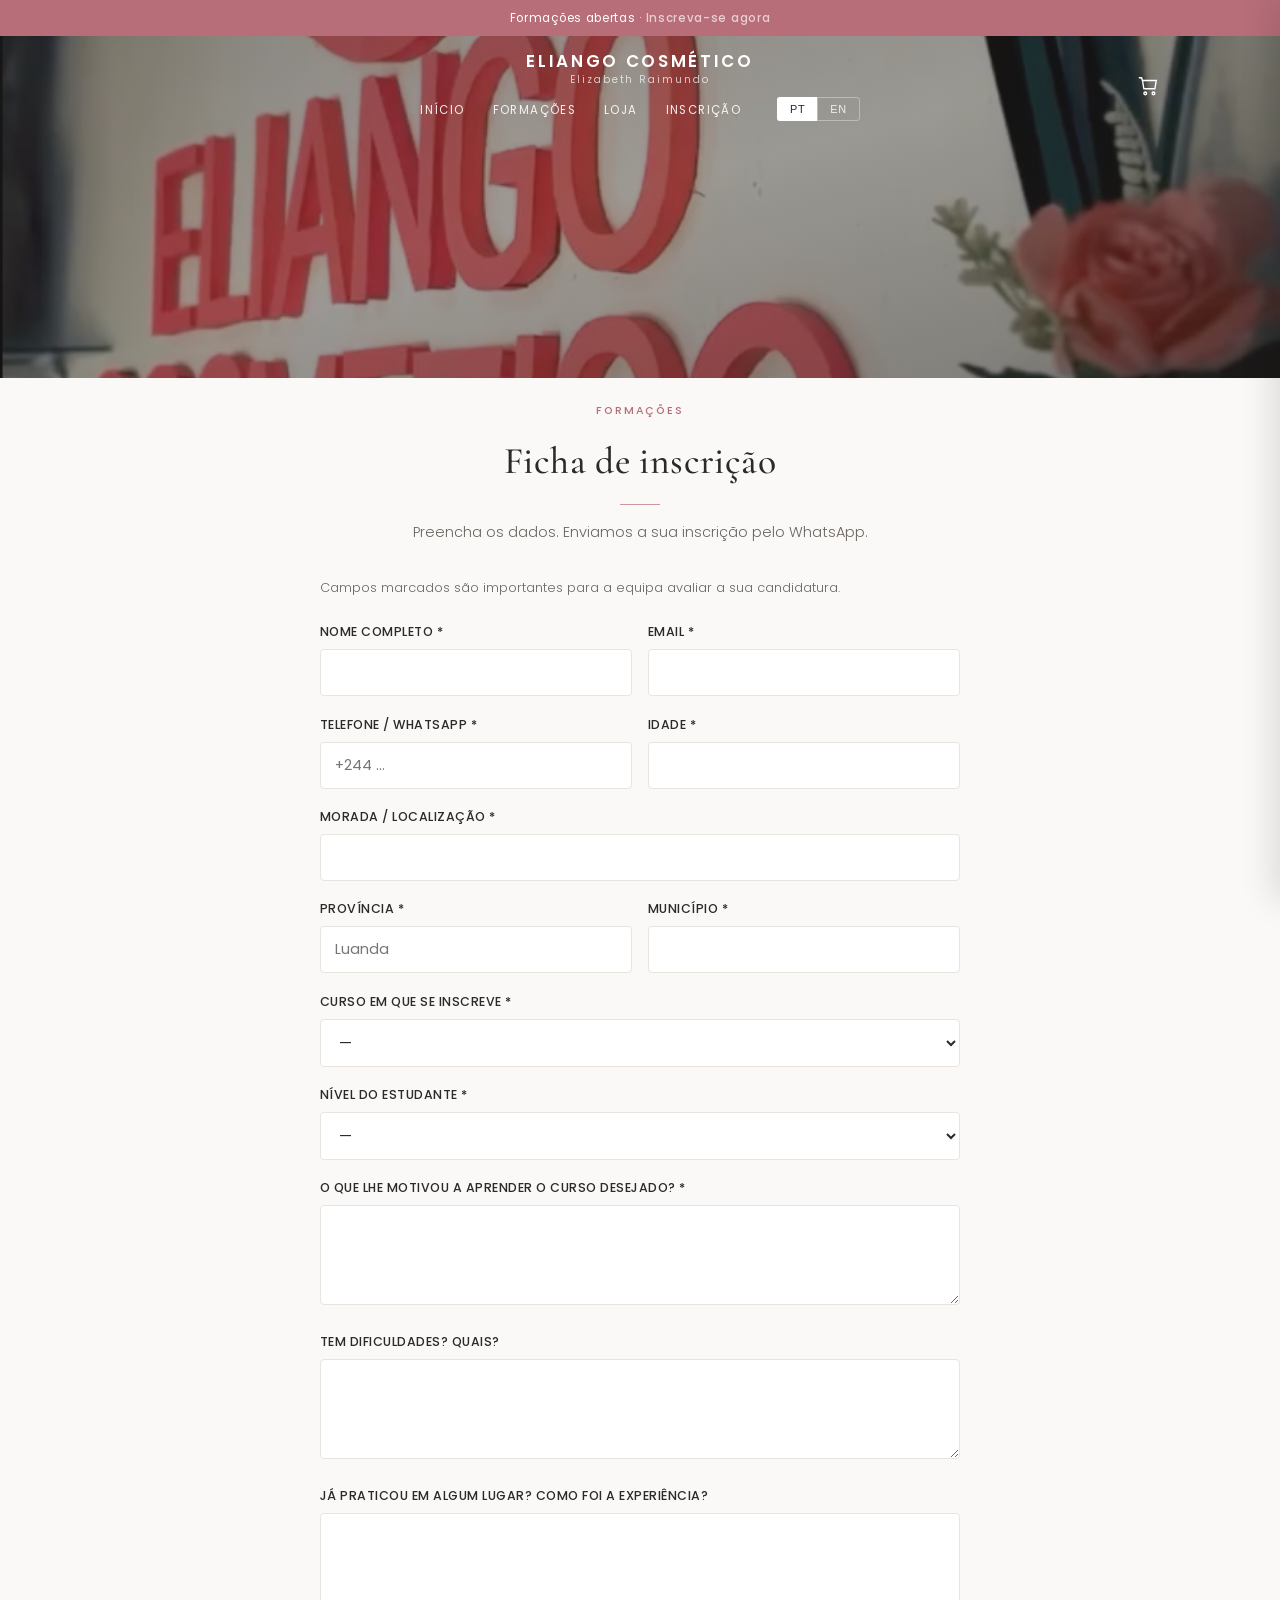
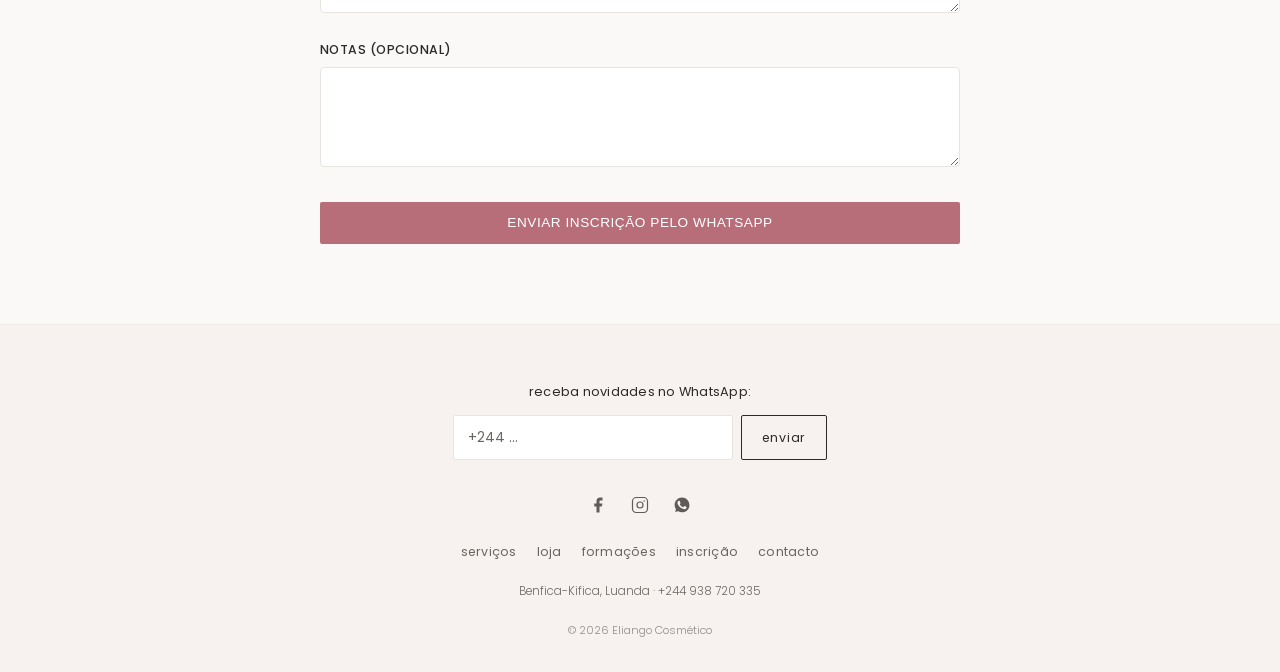
<file: eliango-cosmetico 4/inscricao.html>
<!DOCTYPE html>
<html lang="pt">
<head>
  <meta charset="UTF-8">
  <meta name="viewport" content="width=device-width, initial-scale=1.0">
  <title>Inscrição | Eliango Cosmético</title>
  <meta name="description" content="Inscreva-se nas formações profissionais Eliango Cosmético.">
  <link rel="preconnect" href="https://fonts.googleapis.com">
  <link rel="preconnect" href="https://fonts.gstatic.com" crossorigin>
  <link href="https://fonts.googleapis.com/css2?family=Cormorant+Garamond:ital,wght@0,400;0,500;0,600;1,400&family=Poppins:wght@300;400;500;600&display=swap" rel="stylesheet">
  <link rel="stylesheet" href="css/style.css">
  <link rel="icon" href="images/logo.jpg">
</head>
<body>
  <div class="announce" id="announce">
    <a href="inscricao.html" class="announce-link">
      <span data-lang="pt">Formações abertas · <em>Inscreva-se agora</em></span>
      <span data-lang="en">Courses open · <em>Enrol now</em></span>
    </a>
  </div>

  <header class="header scrolled" id="header">
    <div class="header-inner">
      <button class="nav-toggle" aria-label="Menu" id="navToggle"><span></span><span></span><span></span></button>
      <a href="index.html#inicio" class="brand">
        <span class="brand-name">Eliango Cosmético</span>
        <span class="brand-tag">Elizabeth Raimundo</span>
      </a>
      <nav class="nav-desktop" id="navDesktop">
        <ul>
          <li><a href="index.html#inicio" data-lang="pt">Início</a><a href="index.html#inicio" data-lang="en">Home</a></li>
          <li><a href="index.html#formacoes" data-lang="pt">Formações</a><a href="index.html#formacoes" data-lang="en">Courses</a></li>
          <li><a href="produtos.html" data-lang="pt">Loja</a><a href="produtos.html" data-lang="en">Shop</a></li>
          <li><a href="inscricao.html" class="active" data-lang="pt">Inscrição</a><a href="inscricao.html" class="active" data-lang="en">Enrol</a></li>
        </ul>
        <div class="lang-toggle">
          <button class="lang-btn active" data-set-lang="pt">PT</button>
          <button class="lang-btn" data-set-lang="en">EN</button>
        </div>
      </nav>
      <button type="button" class="header-cart" id="cartToggle" aria-label="Carrinho">
        <svg width="22" height="22" viewBox="0 0 24 24" fill="none" stroke="currentColor" stroke-width="1.5" aria-hidden="true"><path d="M6 6h15l-1.5 9h-12z"/><circle cx="9" cy="20" r="1.5"/><circle cx="18" cy="20" r="1.5"/><path d="M6 6L5 3H2"/></svg>
        <span class="cart-badge" data-cart-count style="display:none">0</span>
      </button>
    </div>
  </header>

  <div class="drawer-overlay" id="drawerOverlay"></div>
  <aside class="drawer" id="drawer" aria-hidden="true">
    <div class="drawer-header">
      <a href="index.html#inicio" class="drawer-brand">
        <span class="brand-name">Eliango Cosmético</span>
        <span class="brand-tag">Elizabeth Raimundo</span>
      </a>
      <button class="drawer-close" id="drawerClose" aria-label="Close"><span></span><span></span></button>
    </div>
    <nav class="drawer-nav">
      <ul>
        <li><a href="index.html#inicio" data-lang="pt">Início</a><a href="index.html#inicio" data-lang="en">Home</a></li>
        <li><a href="index.html#formacoes" data-lang="pt">Formações</a><a href="index.html#formacoes" data-lang="en">Courses</a></li>
        <li><a href="produtos.html" data-lang="pt">Loja</a><a href="produtos.html" data-lang="en">Shop</a></li>
        <li><a href="inscricao.html" data-lang="pt">Inscrição</a><a href="inscricao.html" data-lang="en">Enrol</a></li>
      </ul>
    </nav>
    <div class="drawer-footer">
      <div class="lang-toggle">
        <button class="lang-btn active" data-set-lang="pt">PT</button>
        <button class="lang-btn" data-set-lang="en">EN</button>
      </div>
    </div>
  </aside>

  <div class="page-hero page-hero-img">
    <img src="images/hero.jpg" alt="Eliango Cosmético" class="page-hero-bg">
  </div>

  <section class="page-section">
    <div class="container">
      <div class="section-title reveal" style="margin-bottom: 2rem;">
        <span class="eyebrow" data-lang="pt">Formações</span>
        <span class="eyebrow" data-lang="en">Courses</span>
        <h2 data-lang="pt">Ficha de inscrição</h2>
        <h2 data-lang="en">Enrollment form</h2>
        <div class="title-line"></div>
        <p data-lang="pt">Preencha os dados. Enviamos a sua inscrição pelo WhatsApp.</p>
        <p data-lang="en">Fill in your details. We send your enrollment via WhatsApp.</p>
      </div>
      <div class="form-page">
        <p class="form-hint" data-lang="pt">Campos marcados são importantes para a equipa avaliar a sua candidatura.</p>
        <p class="form-hint" data-lang="en">These fields help our team assess your application.</p>
        <form id="enrollmentForm">
          <div class="form-row form-row-2">
            <div class="form-group">
              <label data-lang="pt">Nome completo *</label>
              <label data-lang="en">Full name *</label>
              <input type="text" name="name" required>
            </div>
            <div class="form-group">
              <label>Email *</label>
              <input type="email" name="email" required>
            </div>
          </div>
          <div class="form-row form-row-2">
            <div class="form-group">
              <label data-lang="pt">Telefone / WhatsApp *</label>
              <label data-lang="en">Phone / WhatsApp *</label>
              <input type="tel" name="phone" required placeholder="+244 ...">
            </div>
            <div class="form-group">
              <label data-lang="pt">Idade *</label>
              <label data-lang="en">Age *</label>
              <input type="number" name="age" min="14" max="80" required>
            </div>
          </div>
          <div class="form-group">
            <label data-lang="pt">Morada / Localização *</label>
            <label data-lang="en">Address / Location *</label>
            <input type="text" name="address" required>
          </div>
          <div class="form-row form-row-2">
            <div class="form-group">
              <label data-lang="pt">Província *</label>
              <label data-lang="en">Province *</label>
              <input type="text" name="province" required placeholder="Luanda">
            </div>
            <div class="form-group">
              <label data-lang="pt">Município *</label>
              <label data-lang="en">Municipality *</label>
              <input type="text" name="municipality" required>
            </div>
          </div>
          <div class="form-group">
            <label data-lang="pt">Curso em que se inscreve *</label>
            <label data-lang="en">Course *</label>
            <select name="course" id="courseSelect" required>
              <option value="">—</option>
              <option value="Formação 1 Semana">Formação 1 Semana — 5 dias · 15.000 Kz</option>
              <option value="Formação 2 Semanas">Formação 2 Semanas — 10 dias · 30.000 Kz</option>
              <option value="Formação 3 Semanas">Formação 3 Semanas — 15 dias · 45.000 Kz</option>
              <option value="Formação 4 Semanas">Formação 4 Semanas — 20 dias · 60.000 Kz</option>
            </select>
          </div>
          <div class="form-group">
            <label data-lang="pt">Nível do estudante *</label>
            <label data-lang="en">Student level *</label>
            <select name="level" required>
              <option value="">—</option>
              <option value="Iniciante" data-lang="pt">Iniciante</option>
              <option value="Iniciante" data-lang="en">Beginner</option>
              <option value="Intermédio" data-lang="pt">Intermédio</option>
              <option value="Intermédio" data-lang="en">Intermediate</option>
              <option value="Avançado" data-lang="pt">Avançado</option>
              <option value="Avançado" data-lang="en">Advanced</option>
            </select>
          </div>
          <div class="form-group">
            <label data-lang="pt">O que lhe motivou a aprender o curso desejado? *</label>
            <label data-lang="en">What motivated you to learn this course? *</label>
            <textarea name="motivation" required></textarea>
          </div>
          <div class="form-group">
            <label data-lang="pt">Tem dificuldades? Quais?</label>
            <label data-lang="en">Any difficulties? Which?</label>
            <textarea name="difficulties"></textarea>
          </div>
          <div class="form-group">
            <label data-lang="pt">Já praticou em algum lugar? Como foi a experiência?</label>
            <label data-lang="en">Have you practiced elsewhere? How was the experience?</label>
            <textarea name="experience"></textarea>
          </div>
          <div class="form-group">
            <label data-lang="pt">Notas (opcional)</label>
            <label data-lang="en">Notes (optional)</label>
            <textarea name="notes"></textarea>
          </div>
          <button type="submit" class="btn btn-primary" data-lang="pt">Enviar inscrição pelo WhatsApp</button>
          <button type="submit" class="btn btn-primary" data-lang="en">Send enrollment via WhatsApp</button>
        </form>
      </div>
    </div>
  </section>

  
  <!-- Mini cart panel -->
  <div class="cart-panel-overlay" id="cartPanelOverlay"></div>
  <aside class="cart-panel" id="cartPanel" aria-hidden="true">
    <div class="cart-panel-header">
      <h3 data-lang="pt">Carrinho</h3>
      <h3 data-lang="en">Cart</h3>
      <button type="button" class="cart-panel-close" id="cartPanelClose" aria-label="Close">&times;</button>
    </div>
    <div class="cart-panel-body" id="cartPanelBody"></div>
    <div class="cart-panel-footer" id="cartPanelFooter">
      <div class="sub">
        <span data-lang="pt">Subtotal</span>
        <span data-lang="en">Subtotal</span>
        <strong id="cartPanelSubtotal">0 Kz</strong>
      </div>
      <a href="checkout.html" class="btn btn-primary" data-lang="pt">Finalizar pedido</a>
      <a href="checkout.html" class="btn btn-primary" data-lang="en">Checkout</a>
      <button type="button" class="btn btn-outline" id="cartPanelContinue" data-lang="pt">Continuar a comprar</button>
      <button type="button" class="btn btn-outline" id="cartPanelContinueEn" data-lang="en">Continue shopping</button>
    </div>
  </aside>

  <footer class="footer">
    <div class="container footer-inner">
      <div class="footer-signup">
        <p class="footer-signup-label" data-lang="pt">receba novidades no WhatsApp:</p>
        <p class="footer-signup-label" data-lang="en">get updates on WhatsApp:</p>
        <form class="footer-signup-form" id="footerSignup">
          <input type="tel" name="phone" required placeholder="+244 ..." data-ph-pt="+244 ..." data-ph-en="+244 ..." aria-label="WhatsApp" inputmode="tel">
          <button type="submit" data-lang="pt">enviar</button>
          <button type="submit" data-lang="en">submit</button>
        </form>
      </div>

      <div class="footer-socials">
        <a href="https://www.facebook.com/profile.php?id=100077515462072" target="_blank" rel="noopener" aria-label="Facebook">
          <svg width="18" height="18" viewBox="0 0 24 24" fill="currentColor" aria-hidden="true"><path d="M18 2h-3a5 5 0 0 0-5 5v3H7v4h3v8h4v-8h3l1-4h-4V7a1 1 0 0 1 1-1h3z"/></svg>
        </a>
        <a href="https://www.instagram.com/eliangocosmetico/" target="_blank" rel="noopener" aria-label="Instagram">
          <svg width="18" height="18" viewBox="0 0 24 24" fill="none" stroke="currentColor" stroke-width="1.6" aria-hidden="true"><rect x="2" y="2" width="20" height="20" rx="5"/><circle cx="12" cy="12" r="4"/><circle cx="17.5" cy="6.5" r="1" fill="currentColor" stroke="none"/></svg>
        </a>
        <a href="https://wa.me/244938720335" target="_blank" rel="noopener" aria-label="WhatsApp">
          <svg width="18" height="18" viewBox="0 0 24 24" fill="currentColor" aria-hidden="true"><path d="M17.472 14.382c-.297-.149-1.758-.867-2.03-.967-.273-.099-.471-.148-.67.15-.197.297-.767.966-.94 1.164-.173.199-.347.223-.644.075-.297-.15-1.255-.463-2.39-1.475-.883-.788-1.48-1.761-1.653-2.059-.173-.297-.018-.458.13-.606.134-.133.298-.347.446-.52.149-.174.198-.298.298-.497.099-.198.05-.371-.025-.52-.075-.149-.669-1.612-.916-2.207-.242-.579-.487-.5-.669-.51-.173-.008-.371-.01-.57-.01-.198 0-.52.074-.792.372-.272.297-1.04 1.016-1.04 2.479 0 1.462 1.065 2.875 1.213 3.074.149.198 2.096 3.2 5.077 4.487.709.306 1.262.489 1.694.625.712.227 1.36.195 1.871.118.571-.085 1.758-.719 2.006-1.413.248-.694.248-1.289.173-1.413-.074-.124-.272-.198-.57-.347m-5.421 7.403h-.004a9.87 9.87 0 0 1-5.031-1.378l-.361-.214-3.741.982.998-3.648-.235-.374a9.86 9.86 0 0 1-1.51-5.26c.001-5.45 4.436-9.884 9.888-9.884 2.64 0 5.122 1.03 6.988 2.898a9.825 9.825 0 0 1 2.893 6.994c-.003 5.45-4.435 9.884-9.885 9.884z"/></svg>
        </a>
      </div>

      <nav class="footer-nav">
        <a href="index.html#servicos" data-lang="pt">serviços</a>
        <a href="index.html#servicos" data-lang="en">services</a>
        <a href="produtos.html" data-lang="pt">loja</a>
        <a href="produtos.html" data-lang="en">shop</a>
        <a href="index.html#formacoes" data-lang="pt">formações</a>
        <a href="index.html#formacoes" data-lang="en">courses</a>
        <a href="inscricao.html" data-lang="pt">inscrição</a>
        <a href="inscricao.html" data-lang="en">enrol</a>
        <a href="https://wa.me/244938720335" data-lang="pt">contacto</a>
        <a href="https://wa.me/244938720335" data-lang="en">contact</a>
      </nav>

      <div class="footer-meta">
        <span data-lang="pt">Benfica-Kifica, Luanda · +244 938 720 335</span>
        <span data-lang="en">Benfica-Kifica, Luanda · +244 938 720 335</span>
      </div>

      <p class="footer-copy">© 2026 Eliango Cosmético</p>
    </div>
  </footer>


  <script src="js/cart.js"></script>
  <script src="js/main.js"></script>
  <script>
    document.addEventListener('DOMContentLoaded', () => {
      const params = new URLSearchParams(location.search);
      const curso = params.get('curso');
      if (curso) {
        const sel = document.getElementById('courseSelect');
        if (sel) {
          const opt = [...sel.options].find(o => o.value === curso);
          if (opt) sel.value = curso;
        }
      }

      document.getElementById('enrollmentForm')?.addEventListener('submit', e => {
        e.preventDefault();
        const f = e.target;
        const isEn = document.body.classList.contains('en');
        const text = encodeURIComponent(
          (isEn
            ? `ENROLLMENT APPLICATION\n\nName: ${f.name.value}\nEmail: ${f.email.value}\nPhone: ${f.phone.value}\nAge: ${f.age.value}\nAddress: ${f.address.value}\nProvince: ${f.province.value}\nMunicipality: ${f.municipality.value}\nCourse: ${f.course.value}\nLevel: ${f.level.value}\nMotivation: ${f.motivation.value}\nDifficulties: ${f.difficulties.value || '—'}\nExperience: ${f.experience.value || '—'}\nNotes: ${f.notes.value || '—'}`
            : `FICHA DE INSCRIÇÃO\n\nNome: ${f.name.value}\nEmail: ${f.email.value}\nTelefone: ${f.phone.value}\nIdade: ${f.age.value}\nMorada: ${f.address.value}\nProvíncia: ${f.province.value}\nMunicípio: ${f.municipality.value}\nCurso: ${f.course.value}\nNível: ${f.level.value}\nMotivação: ${f.motivation.value}\nDificuldades: ${f.difficulties.value || '—'}\nExperiência: ${f.experience.value || '—'}\nNotas: ${f.notes.value || '—'}`)
        );
        window.open(`https://wa.me/244938720335?text=${text}`, '_blank');
      });
    });
  </script>
</body>
</html>
</file>
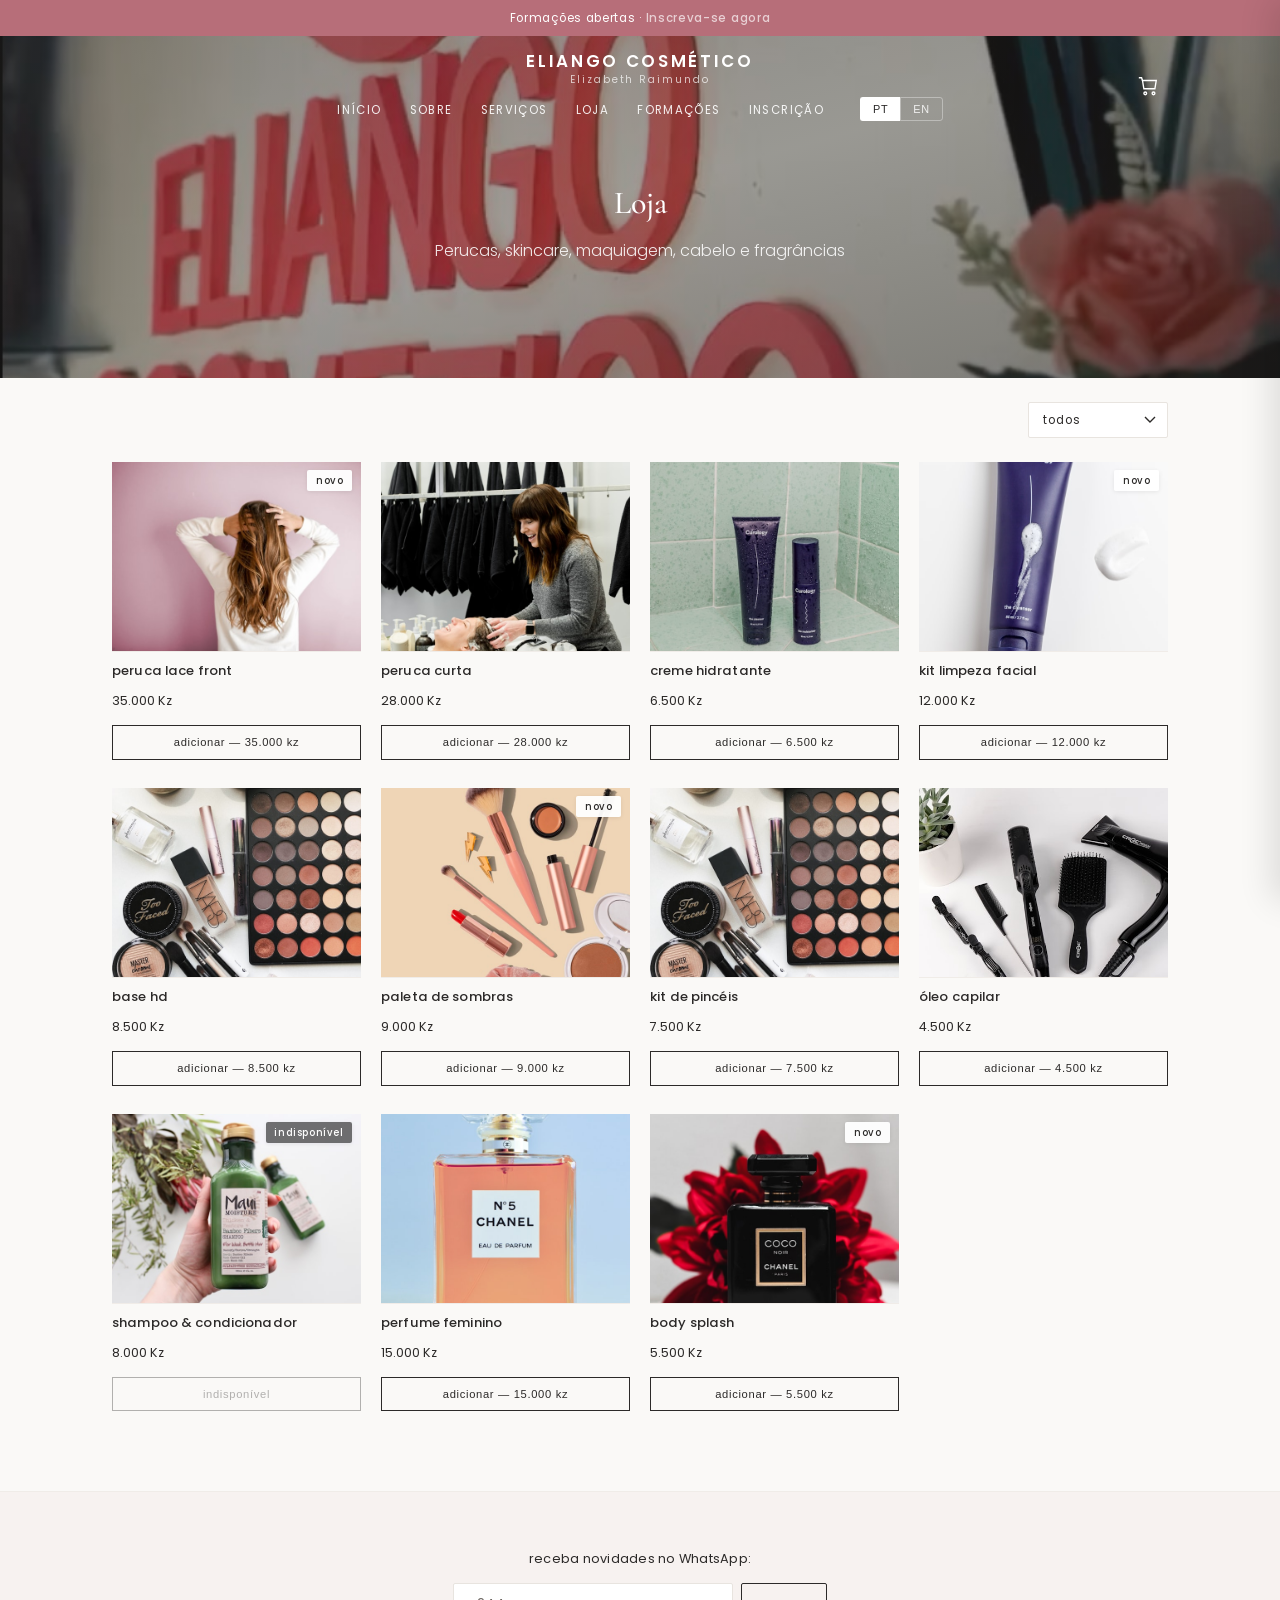
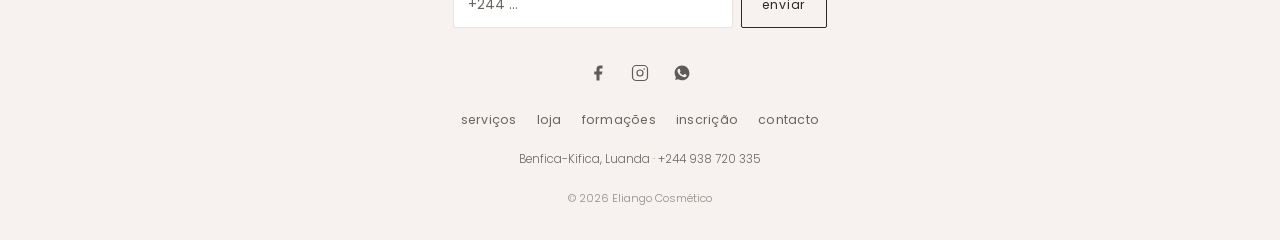
<file: eliango-cosmetico 4/produtos.html>
<!DOCTYPE html>
<html lang="pt">
<head>
  <meta charset="UTF-8">
  <meta name="viewport" content="width=device-width, initial-scale=1.0">
  <title>Loja | Eliango Cosmético</title>
  <meta name="description" content="Produtos Eliango Cosmético — perucas, skincare, maquiagem e mais.">
  <link rel="preconnect" href="https://fonts.googleapis.com">
  <link rel="preconnect" href="https://fonts.gstatic.com" crossorigin>
  <link href="https://fonts.googleapis.com/css2?family=Cormorant+Garamond:ital,wght@0,400;0,500;0,600;1,400&family=Poppins:wght@300;400;500;600&display=swap" rel="stylesheet">
  <link rel="stylesheet" href="css/style.css">
  <link rel="icon" href="images/logo.jpg">
</head>
<body>
  <div class="announce" id="announce">
    <a href="inscricao.html" class="announce-link">
      <span data-lang="pt">Formações abertas · <em>Inscreva-se agora</em></span>
      <span data-lang="en">Courses open · <em>Enrol now</em></span>
    </a>
  </div>

  <header class="header scrolled" id="header">
    <div class="header-inner">
      <button class="nav-toggle" aria-label="Menu" id="navToggle"><span></span><span></span><span></span></button>
      <a href="index.html#inicio" class="brand">
        <span class="brand-name">Eliango Cosmético</span>
        <span class="brand-tag">Elizabeth Raimundo</span>
      </a>
      <nav class="nav-desktop" id="navDesktop">
        <ul>
          <li><a href="index.html#inicio" data-lang="pt">Início</a><a href="index.html#inicio" data-lang="en">Home</a></li>
          <li><a href="index.html#sobre" data-lang="pt">Sobre</a><a href="index.html#sobre" data-lang="en">About</a></li>
          <li><a href="index.html#servicos" data-lang="pt">Serviços</a><a href="index.html#servicos" data-lang="en">Services</a></li>
          <li><a href="produtos.html" class="active" data-lang="pt">Loja</a><a href="produtos.html" class="active" data-lang="en">Shop</a></li>
          <li><a href="index.html#formacoes" data-lang="pt">Formações</a><a href="index.html#formacoes" data-lang="en">Courses</a></li>
          <li><a href="inscricao.html" data-lang="pt">Inscrição</a><a href="inscricao.html" data-lang="en">Enrol</a></li>
        </ul>
        <div class="lang-toggle">
          <button class="lang-btn active" data-set-lang="pt">PT</button>
          <button class="lang-btn" data-set-lang="en">EN</button>
        </div>
      </nav>
      <button type="button" class="header-cart" id="cartToggle" aria-label="Carrinho">
        <svg width="22" height="22" viewBox="0 0 24 24" fill="none" stroke="currentColor" stroke-width="1.5" aria-hidden="true"><path d="M6 6h15l-1.5 9h-12z"/><circle cx="9" cy="20" r="1.5"/><circle cx="18" cy="20" r="1.5"/><path d="M6 6L5 3H2"/></svg>
        <span class="cart-badge" data-cart-count style="display:none">0</span>
      </button>
    </div>
  </header>

  <div class="drawer-overlay" id="drawerOverlay"></div>
  <aside class="drawer" id="drawer" aria-hidden="true">
    <div class="drawer-header">
      <a href="index.html#inicio" class="drawer-brand">
        <span class="brand-name">Eliango Cosmético</span>
        <span class="brand-tag">Elizabeth Raimundo</span>
      </a>
      <button class="drawer-close" id="drawerClose" aria-label="Close"><span></span><span></span></button>
    </div>
    <nav class="drawer-nav">
      <ul>
        <li><a href="index.html#inicio" data-lang="pt">Início</a><a href="index.html#inicio" data-lang="en">Home</a></li>
        <li><a href="index.html#sobre" data-lang="pt">Sobre</a><a href="index.html#sobre" data-lang="en">About</a></li>
        <li><a href="index.html#servicos" data-lang="pt">Serviços</a><a href="index.html#servicos" data-lang="en">Services</a></li>
        <li><a href="produtos.html" data-lang="pt">Loja</a><a href="produtos.html" data-lang="en">Shop</a></li>
        <li><a href="index.html#formacoes" data-lang="pt">Formações</a><a href="index.html#formacoes" data-lang="en">Courses</a></li>
        <li><a href="inscricao.html" data-lang="pt">Inscrição</a><a href="inscricao.html" data-lang="en">Enrol</a></li>
        <li><a href="checkout.html" data-lang="pt">Carrinho</a><a href="checkout.html" data-lang="en">Cart</a></li>
      </ul>
    </nav>
    <div class="drawer-footer">
      <div class="lang-toggle">
        <button class="lang-btn active" data-set-lang="pt">PT</button>
        <button class="lang-btn" data-set-lang="en">EN</button>
      </div>
    </div>
  </aside>

  <div class="page-hero page-hero-img">
    <img src="images/hero.jpg" alt="Eliango Cosmético" class="page-hero-bg">
    <div class="container page-hero-content">
      <h1 data-lang="pt">Loja</h1>
      <h1 data-lang="en">Shop</h1>
      <p data-lang="pt">Perucas, skincare, maquiagem, cabelo e fragrâncias</p>
      <p data-lang="en">Wigs, skincare, makeup, haircare and fragrances</p>
    </div>
  </div>

  <section class="page-section">
    <div class="container">
      <div class="shop-toolbar">
        <div class="shop-filter-wrap">
          <label class="sr-only" for="shopFilter" data-lang="pt">Filtrar</label>
          <label class="sr-only" for="shopFilter" data-lang="en">Filter</label>
          <select id="shopFilter" class="shop-filter-btn" aria-label="Filter">
            <option value="all" data-lang="pt">todos</option>
            <option value="all" data-lang="en">all</option>
            <option value="wigs" data-lang="pt">perucas</option>
            <option value="wigs" data-lang="en">wigs</option>
            <option value="skincare">skincare</option>
            <option value="makeup" data-lang="pt">maquiagem</option>
            <option value="makeup" data-lang="en">makeup</option>
            <option value="hair" data-lang="pt">cabelo</option>
            <option value="hair" data-lang="en">haircare</option>
            <option value="fragrance" data-lang="pt">fragrâncias</option>
            <option value="fragrance" data-lang="en">fragrances</option>
          </select>
        </div>
      </div>

      <div class="products-page-grid" id="shopGrid"></div>
    </div>
  </section>

  
  <!-- Mini cart panel -->
  <div class="cart-panel-overlay" id="cartPanelOverlay"></div>
  <aside class="cart-panel" id="cartPanel" aria-hidden="true">
    <div class="cart-panel-header">
      <h3 data-lang="pt">Carrinho</h3>
      <h3 data-lang="en">Cart</h3>
      <button type="button" class="cart-panel-close" id="cartPanelClose" aria-label="Close">&times;</button>
    </div>
    <div class="cart-panel-body" id="cartPanelBody"></div>
    <div class="cart-panel-footer" id="cartPanelFooter">
      <div class="sub">
        <span data-lang="pt">Subtotal</span>
        <span data-lang="en">Subtotal</span>
        <strong id="cartPanelSubtotal">0 Kz</strong>
      </div>
      <a href="checkout.html" class="btn btn-primary" data-lang="pt">Finalizar pedido</a>
      <a href="checkout.html" class="btn btn-primary" data-lang="en">Checkout</a>
      <button type="button" class="btn btn-outline" id="cartPanelContinue" data-lang="pt">Continuar a comprar</button>
      <button type="button" class="btn btn-outline" id="cartPanelContinueEn" data-lang="en">Continue shopping</button>
    </div>
  </aside>

  <footer class="footer">
    <div class="container footer-inner">
      <div class="footer-signup">
        <p class="footer-signup-label" data-lang="pt">receba novidades no WhatsApp:</p>
        <p class="footer-signup-label" data-lang="en">get updates on WhatsApp:</p>
        <form class="footer-signup-form" id="footerSignup">
          <input type="tel" name="phone" required placeholder="+244 ..." data-ph-pt="+244 ..." data-ph-en="+244 ..." aria-label="WhatsApp" inputmode="tel">
          <button type="submit" data-lang="pt">enviar</button>
          <button type="submit" data-lang="en">submit</button>
        </form>
      </div>

      <div class="footer-socials">
        <a href="https://www.facebook.com/profile.php?id=100077515462072" target="_blank" rel="noopener" aria-label="Facebook">
          <svg width="18" height="18" viewBox="0 0 24 24" fill="currentColor" aria-hidden="true"><path d="M18 2h-3a5 5 0 0 0-5 5v3H7v4h3v8h4v-8h3l1-4h-4V7a1 1 0 0 1 1-1h3z"/></svg>
        </a>
        <a href="https://www.instagram.com/eliangocosmetico/" target="_blank" rel="noopener" aria-label="Instagram">
          <svg width="18" height="18" viewBox="0 0 24 24" fill="none" stroke="currentColor" stroke-width="1.6" aria-hidden="true"><rect x="2" y="2" width="20" height="20" rx="5"/><circle cx="12" cy="12" r="4"/><circle cx="17.5" cy="6.5" r="1" fill="currentColor" stroke="none"/></svg>
        </a>
        <a href="https://wa.me/244938720335" target="_blank" rel="noopener" aria-label="WhatsApp">
          <svg width="18" height="18" viewBox="0 0 24 24" fill="currentColor" aria-hidden="true"><path d="M17.472 14.382c-.297-.149-1.758-.867-2.03-.967-.273-.099-.471-.148-.67.15-.197.297-.767.966-.94 1.164-.173.199-.347.223-.644.075-.297-.15-1.255-.463-2.39-1.475-.883-.788-1.48-1.761-1.653-2.059-.173-.297-.018-.458.13-.606.134-.133.298-.347.446-.52.149-.174.198-.298.298-.497.099-.198.05-.371-.025-.52-.075-.149-.669-1.612-.916-2.207-.242-.579-.487-.5-.669-.51-.173-.008-.371-.01-.57-.01-.198 0-.52.074-.792.372-.272.297-1.04 1.016-1.04 2.479 0 1.462 1.065 2.875 1.213 3.074.149.198 2.096 3.2 5.077 4.487.709.306 1.262.489 1.694.625.712.227 1.36.195 1.871.118.571-.085 1.758-.719 2.006-1.413.248-.694.248-1.289.173-1.413-.074-.124-.272-.198-.57-.347m-5.421 7.403h-.004a9.87 9.87 0 0 1-5.031-1.378l-.361-.214-3.741.982.998-3.648-.235-.374a9.86 9.86 0 0 1-1.51-5.26c.001-5.45 4.436-9.884 9.888-9.884 2.64 0 5.122 1.03 6.988 2.898a9.825 9.825 0 0 1 2.893 6.994c-.003 5.45-4.435 9.884-9.885 9.884z"/></svg>
        </a>
      </div>

      <nav class="footer-nav">
        <a href="index.html#servicos" data-lang="pt">serviços</a>
        <a href="index.html#servicos" data-lang="en">services</a>
        <a href="produtos.html" data-lang="pt">loja</a>
        <a href="produtos.html" data-lang="en">shop</a>
        <a href="index.html#formacoes" data-lang="pt">formações</a>
        <a href="index.html#formacoes" data-lang="en">courses</a>
        <a href="inscricao.html" data-lang="pt">inscrição</a>
        <a href="inscricao.html" data-lang="en">enrol</a>
        <a href="https://wa.me/244938720335" data-lang="pt">contacto</a>
        <a href="https://wa.me/244938720335" data-lang="en">contact</a>
      </nav>

      <div class="footer-meta">
        <span data-lang="pt">Benfica-Kifica, Luanda · +244 938 720 335</span>
        <span data-lang="en">Benfica-Kifica, Luanda · +244 938 720 335</span>
      </div>

      <p class="footer-copy">© 2026 Eliango Cosmético</p>
    </div>
  </footer>


  <script src="js/cart.js"></script>
  <script src="js/main.js"></script>
  <script>
    document.addEventListener('DOMContentLoaded', () => {
      const grid = document.getElementById('shopGrid');
      const isEn = () => document.body.classList.contains('en');

      function render(filter = 'all') {
        grid.innerHTML = PRODUCTS.filter(p => filter === 'all' || p.cat === filter).map(p => {
          const title = isEn() ? p.titleEn : p.titlePt;
          const tagLabel = isEn()
            ? { new: 'New', available: 'Available', unavailable: 'Unavailable' }[p.tag]
            : { new: 'Novo', available: 'Disponível', unavailable: 'Indisponível' }[p.tag];
          const unavail = p.tag === 'unavailable';
          return `
            <article class="product-card-page ${unavail ? 'unavailable' : ''}" data-cat="${p.cat}">
              <div class="product-img">
                ${p.tag === 'new' || p.tag === 'unavailable' ? `<span class="product-tag ${p.tag}">${tagLabel}</span>` : ''}
                <img src="${p.img}" alt="${title}" loading="lazy">
              </div>
              <div class="product-info">
                <div class="cat">${p.cat}</div>
                <h4>${title}</h4>
                <div class="price">${p.price}</div>
                <button type="button" class="btn btn-primary btn-sm add-cart" data-id="${p.id}" ${unavail ? 'disabled' : ''}>
                  ${unavail ? (isEn() ? 'unavailable' : 'indisponível') : (isEn() ? 'add to cart — ' + p.price : 'adicionar — ' + p.price)}
                </button>
              </div>
            </article>`;
        }).join('');

        grid.querySelectorAll('.add-cart').forEach(btn => {
          btn.addEventListener('click', () => {
            const p = PRODUCTS.find(x => x.id === btn.dataset.id);
            if (!p || p.tag === 'unavailable') return;
            addToCart(p);
            btn.textContent = isEn() ? 'added ✓' : 'adicionado ✓';
            setTimeout(() => {
              btn.textContent = isEn() ? 'add to cart — ' + p.price : 'adicionar — ' + p.price;
            }, 1000);
            if (typeof openCartPanel === 'function') openCartPanel();
          });
        });
      }

      const filterEl = document.getElementById('shopFilter');
      filterEl?.addEventListener('change', () => {
        render(filterEl.value || 'all');
      });

      // hide non-matching language options in the select
      function syncFilterLang() {
        if (!filterEl) return;
        const en = document.body.classList.contains('en');
        [...filterEl.options].forEach(opt => {
          if (!opt.dataset.lang) { opt.hidden = false; return; }
          opt.hidden = en ? opt.dataset.lang !== 'en' : opt.dataset.lang !== 'pt';
        });
        // pick first visible option for current value category
        const val = filterEl.value;
        const visible = [...filterEl.options].find(o => !o.hidden && o.value === val);
        if (!visible) {
          const first = [...filterEl.options].find(o => !o.hidden);
          if (first) filterEl.value = first.value;
        }
      }
      syncFilterLang();
      document.querySelectorAll('[data-set-lang]').forEach(btn => {
        btn.addEventListener('click', () => setTimeout(syncFilterLang, 0));
      });

      render('all');
    });
  </script>
</body>
</html>
</file>
<file: eliango-cosmetico 4/css/style.css>
/* Eliango Cosmético — Minimalist Luxury
   Thin lines · Soft rose · Generous space · Elegant */

:root {
  --primary: #b76e79;
  --primary-dark: #8f4f5a;
  --primary-soft: #e8d0d4;
  --bg: #faf9f7;
  --bg-alt: #f5f3f0;
  --text: #2c2a29;
  --text-light: #6b6560;
  --white: #ffffff;
  --border: #e8e4df;
  --border-soft: #f0ece8;
  --shadow: 0 2px 16px rgba(44, 42, 41, 0.04);
  --shadow-hover: 0 8px 28px rgba(44, 42, 41, 0.07);
  --radius: 8px;
  --radius-lg: 12px;
  --font: 'Poppins', system-ui, -apple-system, sans-serif;
  --font-display: 'Cormorant Garamond', Georgia, 'Times New Roman', serif;
  --line: 1px;
}

* { margin: 0; padding: 0; box-sizing: border-box; }
html { scroll-behavior: smooth; }
body {
  font-family: var(--font);
  background: var(--bg);
  color: var(--text);
  line-height: 1.65;
  overflow-x: hidden;
  font-weight: 400;
  -webkit-font-smoothing: antialiased;
}
body.modal-open { overflow: hidden; }
img { max-width: 100%; height: auto; display: block; }
a { text-decoration: none; color: inherit; }
ul { list-style: none; }

.container {
  width: 100%;
  max-width: 1120px;
  margin: 0 auto;
  padding: 0 1.5rem;
}

/* ========== ANNOUNCEMENT BAR ========== */
.announce {
  position: fixed;
  top: 0; left: 0; right: 0;
  z-index: 1100;
  height: 36px;
  background: var(--primary);
  display: flex;
  align-items: center;
  justify-content: center;
  transition: transform 0.35s ease;
  will-change: transform;
}
.announce.hidden {
  transform: translateY(-100%);
}
.announce-link {
  font-size: 0.72rem;
  font-weight: 400;
  letter-spacing: 0.06em;
  color: var(--white);
  text-align: center;
  padding: 0 1rem;
  white-space: nowrap;
  overflow: hidden;
  text-overflow: ellipsis;
  max-width: 100%;
}
.announce-link em {
  font-style: normal;
  font-weight: 500;
  color: var(--primary-soft);
}

/* ========== HEADER ========== */
.header {
  position: fixed;
  top: 36px; left: 0; right: 0;
  z-index: 1000;
  background: transparent;
  border-bottom: 1px solid transparent;
  transition: background 0.3s ease, border-color 0.3s ease, box-shadow 0.3s ease, top 0.35s ease;
}
.header.scrolled {
  background: rgba(250, 249, 247, 0.92);
  backdrop-filter: blur(14px);
  -webkit-backdrop-filter: blur(14px);
  border-bottom-color: var(--border);
  box-shadow: 0 2px 20px rgba(44, 42, 41, 0.05);
}
.header.announce-hidden {
  top: 0;
}

.header-inner {
  display: grid;
  grid-template-columns: 44px 1fr 44px;
  align-items: center;
  max-width: 1120px;
  margin: 0 auto;
  padding: 0 1.25rem;
  height: 64px;
  position: relative;
}

/* Brand — text only, centered */
.brand {
  display: flex;
  flex-direction: column;
  align-items: center;
  justify-content: center;
  text-align: center;
  line-height: 1.15;
  grid-column: 2;
  z-index: 2;
}
.brand-name {
  font-size: 0.95rem;
  font-weight: 600;
  letter-spacing: 0.14em;
  text-transform: uppercase;
  color: var(--white);
  transition: color 0.3s ease;
}
.brand-tag {
  font-size: 0.58rem;
  font-weight: 400;
  letter-spacing: 0.22em;
  text-transform: none;
  color: rgba(255, 255, 255, 0.72);
  transition: color 0.3s ease;
  margin-top: 3px;
}
.header.scrolled .brand-name {
  color: var(--text);
}
.header.scrolled .brand-tag {
  color: var(--text-light);
}

/* Mobile hamburger — left */
.nav-toggle {
  display: flex;
  flex-direction: column;
  justify-content: center;
  gap: 5.5px;
  background: none;
  border: none;
  cursor: pointer;
  padding: 10px 6px;
  width: 40px;
  height: 40px;
  grid-column: 1;
  z-index: 2;
}
.nav-toggle span {
  display: block;
  width: 20px;
  height: 1.5px;
  background: var(--white);
  border-radius: 1px;
  transition: transform 0.3s ease, opacity 0.3s ease, background 0.3s ease;
  transform-origin: center;
}
.header.scrolled .nav-toggle span {
  background: var(--text);
}
.nav-toggle.open span:nth-child(1) {
  transform: translateY(7px) rotate(45deg);
}
.nav-toggle.open span:nth-child(2) {
  opacity: 0;
  transform: scaleX(0);
}
.nav-toggle.open span:nth-child(3) {
  transform: translateY(-7px) rotate(-45deg);
}

button.header-cart {
  appearance: none;
  -webkit-appearance: none;
  border: none;
  background: transparent;
  padding: 0;
  margin: 0;
  font: inherit;
}
.header-cart {
  grid-column: 3;
  justify-self: end;
  display: flex !important;
  align-items: center;
  justify-content: center;
  position: relative;
  width: 40px;
  height: 40px;
  color: var(--white);
  transition: color 0.3s ease;
  z-index: 5;
  cursor: pointer;
  text-decoration: none;
}
.header.scrolled .header-cart,
.header.solid .header-cart {
  color: var(--text);
}
.header-cart svg {
  display: block;
  width: 22px;
  height: 22px;
}
.header-cart .cart-badge {
  position: absolute;
  top: 2px;
  right: 0;
  display: inline-flex;
  align-items: center;
  justify-content: center;
  min-width: 16px;
  height: 16px;
  padding: 0 4px;
  background: var(--primary);
  color: white;
  border-radius: 8px;
  font-size: 0.6rem;
  font-weight: 600;
  line-height: 1;
  pointer-events: none;
}

/* Desktop nav — hidden on mobile */
.nav-desktop {
  display: none;
}

/* Language toggle (shared) */
.lang-toggle {
  display: flex;
  gap: 0;
}
.lang-btn {
  background: transparent;
  border: 1px solid rgba(255, 255, 255, 0.35);
  padding: 0.32rem 0.75rem;
  font-size: 0.68rem;
  font-weight: 500;
  cursor: pointer;
  color: rgba(255, 255, 255, 0.85);
  transition: 0.2s;
  letter-spacing: 0.06em;
}
.lang-btn:first-child {
  border-radius: 3px 0 0 3px;
  border-right: none;
}
.lang-btn:last-child {
  border-radius: 0 3px 3px 0;
}
.lang-btn.active {
  background: var(--white);
  border-color: var(--white);
  color: var(--text);
}
.header.scrolled .lang-btn {
  border-color: var(--border);
  color: var(--text-light);
}
.header.scrolled .lang-btn.active {
  background: var(--text);
  border-color: var(--text);
  color: var(--white);
}

/* ========== MOBILE DRAWER ========== */
.drawer-overlay {
  position: fixed;
  inset: 0;
  background: rgba(44, 42, 41, 0.45);
  z-index: 1200;
  opacity: 0;
  visibility: hidden;
  transition: opacity 0.3s ease, visibility 0.3s ease;
}
.drawer-overlay.open {
  opacity: 1;
  visibility: visible;
}

.drawer {
  position: fixed;
  top: 0; left: 0;
  width: 82%;
  max-width: 310px;
  height: 100%;
  background: var(--bg);
  z-index: 1300;
  transform: translateX(-100%);
  transition: transform 0.35s cubic-bezier(0.22, 1, 0.36, 1);
  display: flex;
  flex-direction: column;
  box-shadow: 4px 0 32px rgba(44, 42, 41, 0.1);
}
.drawer.open {
  transform: translateX(0);
}

.drawer-header {
  display: flex;
  align-items: center;
  justify-content: space-between;
  padding: 1.4rem 1.4rem 1.2rem;
  border-bottom: 1px solid var(--border);
}
.drawer-brand {
  display: flex;
  flex-direction: column;
  line-height: 1.15;
}
.drawer-brand .brand-name {
  color: var(--text);
  font-size: 0.78rem;
}
.drawer-brand .brand-tag {
  color: var(--text-light);
  font-size: 0.58rem;
}

.drawer-close {
  background: none;
  border: none;
  cursor: pointer;
  width: 36px;
  height: 36px;
  position: relative;
  display: flex;
  align-items: center;
  justify-content: center;
}
.drawer-close span {
  position: absolute;
  width: 18px;
  height: 1.5px;
  background: var(--text);
  border-radius: 1px;
}
.drawer-close span:first-child { transform: rotate(45deg); }
.drawer-close span:last-child { transform: rotate(-45deg); }

.drawer-nav {
  flex: 1;
  padding: 1.5rem 1.4rem;
  overflow-y: auto;
}
.drawer-nav ul {
  display: flex;
  flex-direction: column;
  gap: 0.1rem;
}
.drawer-nav a {
  display: block;
  font-size: 0.78rem;
  font-weight: 400;
  letter-spacing: 0.14em;
  text-transform: uppercase;
  color: var(--text);
  padding: 0.85rem 0;
  border-bottom: 1px solid var(--border-soft);
  transition: color 0.2s;
}
.drawer-nav a:hover {
  color: var(--primary);
}
.drawer-nav li:last-child a {
  border-bottom: none;
}

.drawer-footer {
  padding: 1.25rem 1.4rem 1.75rem;
  border-top: 1px solid var(--border);
  display: flex;
  flex-direction: column;
  gap: 1rem;
}
.drawer-footer .lang-btn {
  border-color: var(--border);
  color: var(--text-light);
}
.drawer-footer .lang-btn.active {
  background: var(--text);
  border-color: var(--text);
  color: var(--white);
}
.drawer-wa {
  display: inline-block;
  text-align: center;
  font-size: 0.72rem;
  font-weight: 500;
  letter-spacing: 0.1em;
  text-transform: uppercase;
  color: var(--primary);
  padding: 0.7rem 1rem;
  border: 1px solid var(--primary-soft);
  border-radius: 4px;
  transition: 0.2s;
}
.drawer-wa:hover {
  background: var(--primary);
  color: var(--white);
  border-color: var(--primary);
}

body.drawer-open {
  overflow: hidden;
}

/* ========== HERO ========== */
.hero {
  position: relative;
  min-height: 100vh;
  min-height: 100dvh;
  display: flex;
  align-items: center;
  justify-content: center;
  padding: 0;
  overflow: hidden;
  background: #1a1a1a;
  text-align: center;
}
.hero-media {
  position: absolute;
  inset: 0;
  z-index: 0;
}
.hero-video,
.hero-still {
  position: absolute;
  inset: 0;
  width: 100%;
  height: 100%;
  object-fit: cover;
  object-position: center center;
}
.hero-still {
  z-index: 1;
  opacity: 1;
  transition: opacity 0.6s ease;
  pointer-events: none;
}
.hero-still.is-hidden {
  opacity: 0;
}
.hero-video {
  z-index: 0;
  opacity: 0;
  transition: opacity 0.6s ease;
  pointer-events: none;
  background: #1a1a1a;
}
.hero-video.is-visible {
  z-index: 1;
  opacity: 1;
}
.hero-overlay {
  position: absolute;
  inset: 0;
  z-index: 2;
  background: linear-gradient(
    165deg,
    rgba(44, 42, 41, 0.25) 0%,
    rgba(44, 42, 41, 0.15) 45%,
    rgba(44, 42, 41, 0.35) 100%
  );
  pointer-events: none;
}
.hero-content {
  position: relative;
  z-index: 3;
  max-width: 620px;
  margin: 0 auto;
  color: white;
}
.hero-badge {
  display: inline-block;
  background: transparent;
  border: var(--line) solid rgba(255, 255, 255, 0.45);
  color: rgba(255, 255, 255, 0.95);
  font-size: 0.7rem;
  font-weight: 500;
  padding: 0.35rem 1rem;
  margin-bottom: 1.25rem;
  letter-spacing: 0.12em;
  text-transform: uppercase;
}
.hero h1 {
  font-family: var(--font-display);
  font-size: 2.1rem;
  font-weight: 500;
  color: white;
  line-height: 1.2;
  margin-bottom: 1rem;
}
.hero p {
  color: rgba(255, 255, 255, 0.9);
  font-size: 1rem;
}

/* ========== BUTTONS ========== */
.btn {
  display: inline-flex;
  align-items: center;
  justify-content: center;
  gap: 0.5rem;
  padding: 0.85rem 1.75rem;
  border-radius: 2px;
  font-weight: 500;
  font-size: 0.85rem;
  border: none;
  cursor: pointer;
  transition: 0.25s ease;
  width: 100%;
  max-width: 260px;
  letter-spacing: 0.04em;
  text-transform: uppercase;
}
.btn-primary {
  background: var(--primary);
  color: white;
}
.btn-primary:hover {
  background: var(--primary-dark);
}
.btn-outline {
  background: transparent;
  color: white;
  border: var(--line) solid rgba(255, 255, 255, 0.65);
}
.btn-outline:hover {
  background: white;
  color: var(--text);
  border-color: white;
}
.btn-outline-dark {
  background: transparent;
  color: var(--text);
  border: var(--line) solid var(--text);
}
.btn-outline-dark:hover {
  background: var(--text);
  color: white;
}
.btn-whatsapp {
  background: #25d366;
  color: white;
}
.btn-whatsapp:hover { background: #1da851; }
.btn-sm {
  padding: 0.55rem 1.1rem;
  font-size: 0.78rem;
  width: auto;
  max-width: none;
}

/* ========== SECTIONS ========== */
.section {
  padding: 5rem 0;
}
.section-title {
  text-align: center;
  margin-bottom: 3rem;
}
.eyebrow {
  display: block;
  font-size: 0.68rem;
  font-weight: 500;
  letter-spacing: 0.18em;
  text-transform: uppercase;
  color: var(--primary);
  margin-bottom: 0.65rem;
}
.section-title h2 {
  font-family: var(--font-display);
  font-size: 1.85rem;
  font-weight: 500;
  color: var(--text);
  margin-bottom: 0.75rem;
  letter-spacing: 0.01em;
}
.title-line {
  width: 40px;
  height: 1px;
  background: var(--primary);
  margin: 0 auto 1rem;
  opacity: 0.7;
}
.section-title p {
  color: var(--text-light);
  font-size: 0.9rem;
  font-weight: 300;
}

/* Scroll reveal */
.reveal {
  opacity: 0;
  transform: translateY(22px);
  transition: opacity 0.7s ease, transform 0.7s ease;
}
.reveal.visible {
  opacity: 1;
  transform: translateY(0);
}

/* ========== ABOUT ========== */
.about-grid {
  display: flex;
  flex-direction: column;
  gap: 2rem;
  align-items: stretch;
}
.about-photo {
  position: relative;
  width: 100%;
  overflow: hidden;
  border: var(--line) solid var(--border);
  border-radius: var(--radius);
}
.about-img {
  width: 100%;
  height: 100%;
  object-fit: cover;
  aspect-ratio: 3/4;
  display: block;
}
.about-text .eyebrow {
  text-align: left;
}
.about-text h2 {
  font-family: var(--font-display);
  font-size: 1.65rem;
  font-weight: 500;
  color: var(--text);
  margin-bottom: 1.25rem;
  line-height: 1.3;
  letter-spacing: 0.01em;
}
.about-text p {
  margin-bottom: 1rem;
  color: var(--text-light);
  font-weight: 300;
  line-height: 1.75;
}
.about-stats {
  display: flex;
  gap: 1.5rem;
  margin-top: 1.75rem;
  padding-top: 1.5rem;
  border-top: 1px solid var(--border);
  flex-wrap: wrap;
}
.stat {
  display: flex;
  flex-direction: column;
  gap: 0.2rem;
  min-width: 70px;
}
.stat-num {
  font-family: var(--font-display);
  font-size: 1.35rem;
  font-weight: 500;
  color: var(--text);
  letter-spacing: 0.02em;
}
.stat-label {
  font-size: 0.68rem;
  letter-spacing: 0.1em;
  text-transform: uppercase;
  color: var(--text-light);
}
.about-name {
  position: absolute;
  bottom: 1.25rem;
  left: 50%;
  transform: translateX(-50%);
  display: inline-block;
  background: transparent;
  border: var(--line) solid rgba(255, 255, 255, 0.55);
  color: rgba(255, 255, 255, 0.98);
  font-size: 0.7rem;
  font-weight: 500;
  padding: 0.35rem 1rem;
  letter-spacing: 0.12em;
  text-transform: uppercase;
  white-space: nowrap;
  backdrop-filter: blur(4px);
  -webkit-backdrop-filter: blur(4px);
}
.about-text {
  padding: 0.25rem 0;
}
.about-text > p {
  color: var(--text-light);
  margin-bottom: 1.15rem;
  font-size: 0.95rem;
  font-weight: 300;
  line-height: 1.8;
}

/* ========== SERVICES ========== */
.services-grid {
  display: grid;
  grid-template-columns: 1fr;
  gap: 1.25rem;
}
.service-card {
  position: relative;
  border-radius: var(--radius);
  overflow: hidden;
  min-height: 280px;
  border: var(--line) solid var(--border);
  display: flex;
  align-items: flex-end;
  cursor: pointer;
  transition: transform 0.3s ease, box-shadow 0.3s ease;
}
.service-card:hover {
  transform: translateY(-3px);
  box-shadow: var(--shadow-hover);
}
.service-card::before {
  content: '';
  position: absolute;
  inset: 0;
  background: linear-gradient(
    to top,
    rgba(44, 42, 41, 0.88) 0%,
    rgba(44, 42, 41, 0.4) 50%,
    rgba(44, 42, 41, 0.15) 100%
  );
  z-index: 1;
}
.service-card .bg {
  position: absolute;
  inset: 0;
  width: 100%;
  height: 100%;
  object-fit: cover;
}
.service-body {
  position: relative;
  z-index: 2;
  padding: 1.75rem;
  color: white;
  width: 100%;
}
.service-body h3 {
  font-size: 1.1rem;
  margin-bottom: 0.4rem;
  font-weight: 500;
  letter-spacing: -0.01em;
}
.service-body p {
  font-size: 0.88rem;
  opacity: 0.9;
  margin-bottom: 0.85rem;
  line-height: 1.5;
  font-weight: 300;
}
.service-price {
  font-weight: 500;
  font-size: 0.95rem;
  color: #f0c8ce;
  letter-spacing: 0.02em;
}
.service-more {
  display: inline-block;
  margin-top: 0.6rem;
  font-size: 0.75rem;
  font-weight: 400;
  color: rgba(255, 255, 255, 0.85);
  border-bottom: var(--line) solid rgba(255, 255, 255, 0.4);
  padding-bottom: 2px;
  letter-spacing: 0.04em;
  text-transform: uppercase;
}

/* ========== PRODUCTS ========== */
.products-tabs {
  display: flex;
  flex-wrap: wrap;
  gap: 0.5rem;
  justify-content: center;
  margin-bottom: 2.25rem;
}
.tab-btn {
  background: transparent;
  border: var(--line) solid var(--border);
  padding: 0.45rem 1.1rem;
  border-radius: 2px;
  font-size: 0.78rem;
  font-weight: 400;
  cursor: pointer;
  color: var(--text-light);
  transition: 0.2s;
  letter-spacing: 0.03em;
}
.tab-btn.active,
.tab-btn:hover {
  background: var(--text);
  border-color: var(--text);
  color: white;
}
.products-grid {
  display: grid;
  grid-template-columns: repeat(2, 1fr);
  gap: 1.15rem;
}
.product-card {
  background: var(--white);
  border-radius: var(--radius);
  overflow: hidden;
  border: var(--line) solid var(--border);
  transition: transform 0.3s ease, box-shadow 0.3s ease;
  cursor: pointer;
  position: relative;
}
.product-card:hover {
  transform: translateY(-3px);
  box-shadow: var(--shadow-hover);
}
.product-card.hidden { display: none; }
.product-img {
  height: 160px;
  overflow: hidden;
  background: var(--bg-alt);
  position: relative;
  border-bottom: var(--line) solid var(--border-soft);
}
.product-img img {
  width: 100%;
  height: 100%;
  object-fit: cover;
  transition: transform 0.4s ease;
}
.product-card:hover .product-img img {
  transform: scale(1.04);
}
.product-tag {
  position: absolute;
  top: 10px;
  left: 10px;
  font-size: 0.6rem;
  font-weight: 500;
  text-transform: uppercase;
  letter-spacing: 0.06em;
  padding: 0.25rem 0.55rem;
  border-radius: 2px;
  z-index: 2;
  color: white;
}
.product-tag.new { background: var(--text); }
.product-tag.available { background: #4a7c59; }
.product-tag.unavailable { background: #8a8580; }
.product-info { padding: 1rem 0.95rem 1.15rem; }
.product-info h4 {
  font-size: 0.88rem;
  margin-bottom: 0.3rem;
  color: var(--text);
  font-weight: 500;
}
.product-info .price {
  font-weight: 500;
  color: var(--primary);
  font-size: 0.92rem;
}
.product-info .cat {
  font-size: 0.65rem;
  color: var(--text-light);
  text-transform: uppercase;
  letter-spacing: 0.06em;
  margin-bottom: 0.25rem;
  font-weight: 400;
}
.product-info .see-more {
  display: block;
  margin-top: 0.55rem;
  font-size: 0.72rem;
  font-weight: 400;
  color: var(--text-light);
  letter-spacing: 0.03em;
  text-transform: uppercase;
  border-bottom: var(--line) solid transparent;
  transition: color 0.2s, border-color 0.2s;
}
.product-card:hover .see-more {
  color: var(--primary);
  border-bottom-color: var(--primary-soft);
}

/* ========== COURSES ========== */
.courses-grid {
  display: grid;
  grid-template-columns: 1fr;
  gap: 1.25rem;
}
.course-card {
  position: relative;
  border-radius: var(--radius);
  overflow: hidden;
  min-height: 260px;
  border: var(--line) solid var(--border);
  display: flex;
  align-items: flex-end;
  cursor: pointer;
  transition: transform 0.3s ease, box-shadow 0.3s ease;
}
.course-card:hover {
  transform: translateY(-3px);
  box-shadow: var(--shadow-hover);
}
.course-card::before {
  content: '';
  position: absolute;
  inset: 0;
  background: linear-gradient(
    to top,
    rgba(44, 42, 41, 0.9) 0%,
    rgba(44, 42, 41, 0.45) 55%,
    rgba(44, 42, 41, 0.15) 100%
  );
  z-index: 1;
}
.course-card .bg {
  position: absolute;
  inset: 0;
  width: 100%;
  height: 100%;
  object-fit: cover;
}
.course-body {
  position: relative;
  z-index: 2;
  padding: 1.75rem;
  color: white;
  width: 100%;
}
.course-body h3 {
  font-size: 1.1rem;
  margin-bottom: 0.4rem;
  font-weight: 500;
}
.course-body p {
  font-size: 0.88rem;
  opacity: 0.9;
  margin-bottom: 0.7rem;
  line-height: 1.5;
  font-weight: 300;
}
.course-meta-inline {
  display: flex;
  flex-wrap: wrap;
  gap: 0.5rem;
  margin-bottom: 0.6rem;
}
.course-meta-inline span {
  font-size: 0.7rem;
  padding: 0.2rem 0.55rem;
  border: var(--line) solid rgba(255, 255, 255, 0.35);
  letter-spacing: 0.03em;
  font-weight: 300;
}
.course-more {
  display: inline-block;
  font-size: 0.75rem;
  font-weight: 400;
  color: rgba(255, 255, 255, 0.85);
  border-bottom: var(--line) solid rgba(255, 255, 255, 0.4);
  padding-bottom: 2px;
  letter-spacing: 0.04em;
  text-transform: uppercase;
}

/* ========== TESTIMONIALS (horizontal carousel) ========== */
.section-testimonials {
  background: var(--bg-alt);
  overflow: hidden;
}
.testimonials-carousel {
  position: relative;
  display: flex;
  align-items: center;
  gap: 0.5rem;
}
.testimonials-track {
  display: flex;
  align-items: flex-start;
  gap: 1.25rem;
  overflow-x: auto;
  scroll-snap-type: x mandatory;
  scroll-behavior: smooth;
  -webkit-overflow-scrolling: touch;
  scrollbar-width: none;
  padding: 0.5rem 0.25rem 1rem;
  flex: 1;
  min-width: 0;
}
.testimonials-track::-webkit-scrollbar {
  display: none;
}
.testimonial {
  flex: 0 0 min(88%, 360px);
  scroll-snap-align: start;
  background: var(--white);
  border: 1px solid var(--border);
  border-radius: var(--radius-lg);
  padding: 0;
  margin: 0;
  position: relative;
  transition: box-shadow 0.3s ease, transform 0.3s ease, border-color 0.3s ease;
  display: flex;
  flex-direction: column;
  overflow: hidden;
  min-height: 0;
}
.testimonial:hover {
  box-shadow: var(--shadow-hover);
  transform: translateY(-4px);
  border-color: var(--primary-soft);
}
.t-photo {
  width: 100%;
  overflow: hidden;
  background: var(--bg-alt);
  border-bottom: 1px solid var(--border-soft);
}
.t-photo img {
  width: 100%;
  height: auto;
  display: block;
  vertical-align: top;
}
.t-content {
  padding: 1.15rem 1.35rem 1.25rem;
  display: flex;
  flex-direction: column;
  position: relative;
}
.t-quote {
  position: absolute;
  top: 0.45rem;
  left: 1rem;
  font-family: var(--font-display);
  font-size: 2.4rem;
  line-height: 1;
  color: var(--primary-soft);
  pointer-events: none;
  font-weight: 400;
}
.testimonial p {
  font-family: var(--font-display);
  font-size: 1.05rem;
  font-weight: 400;
  font-style: italic;
  line-height: 1.5;
  color: var(--text);
  margin: 0.7rem 0 0.85rem;
}
.testimonial footer {
  display: flex;
  flex-direction: column;
  gap: 0.1rem;
  padding-top: 0.7rem;
  border-top: 1px solid var(--border-soft);
  margin-top: auto;
}
.testimonial footer strong {
  font-family: var(--font);
  font-size: 0.82rem;
  font-weight: 500;
  font-style: normal;
  letter-spacing: 0.04em;
  color: var(--text);
}
.testimonial footer span {
  font-size: 0.72rem;
  color: var(--text-light);
  letter-spacing: 0.04em;
}
.t-nav {
  flex-shrink: 0;
  width: 42px;
  height: 42px;
  border-radius: 50%;
  border: 1px solid var(--border);
  background: var(--white);
  color: var(--text);
  font-size: 1.45rem;
  line-height: 1;
  cursor: pointer;
  display: flex;
  align-items: center;
  justify-content: center;
  transition: background 0.25s ease, border-color 0.25s ease, color 0.25s ease, box-shadow 0.25s ease;
  z-index: 2;
}
.t-nav:hover {
  background: var(--primary);
  border-color: var(--primary);
  color: var(--white);
  box-shadow: var(--shadow);
}
.t-nav:disabled {
  opacity: 0.35;
  pointer-events: none;
}
.t-dots {
  display: flex;
  justify-content: center;
  gap: 0.45rem;
  margin-top: 0.75rem;
}
.t-dots button {
  width: 7px;
  height: 7px;
  border-radius: 50%;
  border: none;
  padding: 0;
  background: var(--border);
  cursor: pointer;
  transition: background 0.25s ease, transform 0.25s ease;
}
.t-dots button.active {
  background: var(--primary);
  transform: scale(1.25);
}
@media (max-width: 640px) {
  .t-nav { display: none; }
  .testimonial { flex-basis: min(88%, 300px); }
}

/* ========== GALLERY ========== */
.gallery-grid {
  display: grid;
  grid-template-columns: repeat(2, 1fr);
  gap: 0.75rem;
}
.gallery-item {
  overflow: hidden;
  border-radius: var(--radius);
  border: var(--line) solid var(--border);
  aspect-ratio: 1;
  padding: 0;
  background: none;
  cursor: pointer;
  display: block;
  width: 100%;
  transition: border-color 0.3s ease, box-shadow 0.3s ease;
}
.gallery-item img {
  width: 100%;
  height: 100%;
  object-fit: cover;
  transition: transform 0.5s ease;
  display: block;
}
.gallery-item:hover {
  border-color: var(--primary-soft);
  box-shadow: var(--shadow-hover);
}
.gallery-item:hover img {
  transform: scale(1.06);
}
.gallery-cta {
  text-align: center;
  margin-top: 1.75rem;
}
.gallery-cta .btn {
  width: auto;
  max-width: none;
}

/* ========== CONTACT ========== */
.contact-grid {
  display: flex;
  flex-direction: column;
  gap: 2.5rem;
}
.contact-info h3 {
  font-size: 1.15rem;
  font-weight: 500;
  margin-bottom: 1.25rem;
  color: var(--text);
}
.contact-item {
  display: flex;
  flex-direction: column;
  gap: 0.25rem;
  margin-bottom: 1.25rem;
  padding-bottom: 1.25rem;
  border-bottom: var(--line) solid var(--border);
}
.contact-item:last-child {
  border-bottom: none;
  margin-bottom: 0;
  padding-bottom: 0;
}
.contact-item strong {
  font-size: 0.75rem;
  font-weight: 500;
  color: var(--text-light);
  text-transform: uppercase;
  letter-spacing: 0.06em;
}
.contact-item a,
.contact-item span {
  font-size: 0.95rem;
  color: var(--text);
  font-weight: 400;
}
.contact-item a:hover {
  color: var(--primary);
}
.contact-form {
  background: var(--white);
  border: var(--line) solid var(--border);
  padding: 1.75rem;
  border-radius: var(--radius);
}
.contact-form h3 {
  font-size: 1.1rem;
  font-weight: 500;
  margin-bottom: 1.25rem;
}
.form-group {
  margin-bottom: 1.1rem;
}
.form-group label {
  display: block;
  font-size: 0.75rem;
  font-weight: 500;
  color: var(--text-light);
  margin-bottom: 0.4rem;
  letter-spacing: 0.03em;
  text-transform: uppercase;
}
.form-group input,
.form-group select,
.form-group textarea {
  width: 100%;
  padding: 0.75rem 0.9rem;
  border: var(--line) solid var(--border);
  border-radius: 2px;
  font-family: var(--font);
  font-size: 0.92rem;
  color: var(--text);
  background: var(--bg);
  transition: border-color 0.2s;
}
.form-group input:focus,
.form-group select:focus,
.form-group textarea:focus {
  outline: none;
  border-color: var(--primary);
}
.form-group textarea {
  min-height: 110px;
  resize: vertical;
}

/* ========== FOOTER (minimal) ========== */
.footer {
  background: #f7f2f0;
  color: var(--text);
  padding: 3.5rem 1.5rem 2rem;
  border-top: 1px solid var(--border-soft);
}
.footer-inner {
  max-width: 560px;
  margin: 0 auto;
  text-align: center;
}
.footer-signup {
  margin-bottom: 2.25rem;
}
.footer-signup-label {
  font-size: 0.8rem;
  font-weight: 400;
  letter-spacing: 0.02em;
  color: var(--text);
  margin-bottom: 0.85rem;
}
.footer-signup-form {
  display: flex;
  flex-wrap: wrap;
  gap: 0.5rem;
  justify-content: center;
  align-items: stretch;
}
.footer-signup-form input {
  flex: 1 1 200px;
  max-width: 280px;
  padding: 0.7rem 0.9rem;
  border: 1px solid var(--border);
  border-radius: 2px;
  background: var(--white);
  font-family: var(--font);
  font-size: 0.85rem;
  color: var(--text);
}
.footer-signup-form input::placeholder {
  color: var(--text-light);
}
.footer-signup-form button {
  padding: 0.7rem 1.25rem;
  border: 1px solid var(--text);
  background: transparent;
  color: var(--text);
  font-family: var(--font);
  font-size: 0.78rem;
  letter-spacing: 0.06em;
  text-transform: lowercase;
  cursor: pointer;
  border-radius: 2px;
  transition: 0.2s;
}
.footer-signup-form button:hover {
  background: var(--text);
  color: var(--white);
}

.footer-socials {
  display: flex;
  justify-content: center;
  gap: 1.5rem;
  margin-bottom: 1.75rem;
}
.footer-socials a {
  color: var(--text);
  opacity: 0.75;
  transition: opacity 0.2s;
  display: flex;
  align-items: center;
  justify-content: center;
}
.footer-socials a:hover {
  opacity: 1;
}

.footer-nav {
  display: flex;
  flex-wrap: wrap;
  justify-content: center;
  gap: 0.35rem 1.25rem;
  margin-bottom: 1.25rem;
}
.footer-nav a {
  font-size: 0.78rem;
  font-weight: 400;
  color: var(--text-light);
  letter-spacing: 0.02em;
  text-transform: lowercase;
  transition: color 0.2s;
}
.footer-nav a:hover {
  color: var(--text);
}

.footer-meta {
  font-size: 0.72rem;
  color: var(--text-light);
  margin-bottom: 1.25rem;
  font-weight: 300;
}

.footer-copy {
  font-size: 0.7rem;
  color: var(--text-light);
  opacity: 0.7;
  font-weight: 300;
}

/* ========== FLOATING WHATSAPP ========== */
.float-wa {
  position: fixed;
  bottom: 1.5rem;
  right: 1.5rem;
  width: 54px;
  height: 54px;
  background: #25d366;
  color: white;
  border-radius: 50%;
  display: flex;
  align-items: center;
  justify-content: center;
  box-shadow: 0 4px 20px rgba(37, 211, 102, 0.4);
  z-index: 900;
  transition: transform 0.25s, box-shadow 0.25s;
  animation: float-pulse 2.8s ease-in-out infinite;
}
.float-wa svg {
  display: block;
}
.float-wa:hover {
  transform: scale(1.08);
  box-shadow: 0 6px 28px rgba(37, 211, 102, 0.5);
  animation: none;
}
@keyframes float-pulse {
  0%, 100% { box-shadow: 0 4px 20px rgba(37, 211, 102, 0.4); }
  50% { box-shadow: 0 4px 28px rgba(37, 211, 102, 0.55); }
}

/* ========== MODAL ========== */
.modal-overlay {
  position: fixed;
  inset: 0;
  background: rgba(44, 42, 41, 0.55);
  z-index: 2000;
  display: flex;
  align-items: center;
  justify-content: center;
  padding: 1.25rem;
  opacity: 0;
  visibility: hidden;
  transition: 0.3s ease;
}
.modal-overlay.open {
  opacity: 1;
  visibility: visible;
}
.modal {
  background: var(--white);
  border-radius: var(--radius-lg);
  max-width: 480px;
  width: 100%;
  max-height: 90vh;
  overflow-y: auto;
  position: relative;
  border: var(--line) solid var(--border);
  transform: translateY(12px);
  transition: transform 0.3s ease;
}
.modal-overlay.open .modal {
  transform: translateY(0);
}
.modal-close {
  position: absolute;
  top: 1rem;
  right: 1rem;
  background: none;
  border: none;
  font-size: 1.5rem;
  color: var(--text-light);
  cursor: pointer;
  width: 36px;
  height: 36px;
  display: flex;
  align-items: center;
  justify-content: center;
  z-index: 5;
  transition: color 0.2s;
}
.modal-close:hover {
  color: var(--text);
}
#modalContent {
  padding: 1.75rem;
}
.modal-img {
  width: 100%;
  height: 220px;
  object-fit: cover;
  border-radius: var(--radius);
  margin-bottom: 1.25rem;
  border: var(--line) solid var(--border);
}
.modal h3 {
  font-size: 1.2rem;
  font-weight: 500;
  margin-bottom: 0.5rem;
  color: var(--text);
}
.modal .modal-price {
  font-size: 1.05rem;
  font-weight: 500;
  color: var(--primary);
  margin-bottom: 1rem;
}
.modal p {
  font-size: 0.92rem;
  color: var(--text-light);
  font-weight: 300;
  line-height: 1.7;
  margin-bottom: 1rem;
}
.modal ul {
  margin-bottom: 1.5rem;
}
.modal ul li {
  font-size: 0.88rem;
  color: var(--text-light);
  font-weight: 300;
  padding: 0.4rem 0;
  border-bottom: var(--line) solid var(--border-soft);
  padding-left: 1rem;
  position: relative;
}
.modal ul li::before {
  content: '';
  position: absolute;
  left: 0;
  top: 50%;
  width: 4px;
  height: 4px;
  background: var(--primary);
  border-radius: 50%;
  transform: translateY(-50%);
}
.modal-carousel {
  position: relative;
  margin-bottom: 1.25rem;
  overflow: hidden;
  border-radius: var(--radius);
  border: var(--line) solid var(--border);
}
.modal-carousel .slides {
  display: flex;
  transition: transform 0.35s ease;
}
.modal-carousel .slide {
  min-width: 100%;
}
.modal-carousel .slide img {
  width: 100%;
  height: 240px;
  object-fit: cover;
}

/* Gallery lightbox — full image */
.modal.modal-lightbox {
  max-width: min(920px, 96vw);
  background: transparent;
  border: none;
  box-shadow: none;
  overflow: visible;
}
.modal.modal-lightbox #modalContent {
  padding: 0;
}
.modal.modal-lightbox .modal-close {
  color: #fff;
  background: rgba(0, 0, 0, 0.35);
  border-radius: 50%;
  top: 0.5rem;
  right: 0.5rem;
}
.modal.modal-lightbox .modal-close:hover {
  color: #fff;
  background: rgba(0, 0, 0, 0.55);
}
.modal-overlay:has(.modal-lightbox) {
  background: rgba(20, 18, 17, 0.88);
}
.lightbox {
  position: relative;
  display: flex;
  align-items: center;
  justify-content: center;
  max-height: 88vh;
}
.lightbox-img {
  max-width: 100%;
  max-height: 88vh;
  width: auto;
  height: auto;
  object-fit: contain;
  display: block;
  border-radius: var(--radius);
  box-shadow: 0 12px 40px rgba(0, 0, 0, 0.35);
}
.lightbox-btn {
  position: absolute;
  top: 50%;
  transform: translateY(-50%);
  width: 42px;
  height: 42px;
  border-radius: 50%;
  border: none;
  background: rgba(255, 255, 255, 0.92);
  color: var(--text);
  font-size: 1.5rem;
  line-height: 1;
  cursor: pointer;
  display: flex;
  align-items: center;
  justify-content: center;
  z-index: 3;
  transition: background 0.2s ease;
}
.lightbox-btn:hover {
  background: var(--white);
}
.lightbox-prev { left: 10px; }
.lightbox-next { right: 10px; }
.lightbox-counter {
  position: absolute;
  bottom: 12px;
  left: 50%;
  transform: translateX(-50%);
  background: rgba(0, 0, 0, 0.55);
  color: #fff;
  font-size: 0.75rem;
  letter-spacing: 0.06em;
  padding: 0.3rem 0.7rem;
  border-radius: 999px;
}
@media (max-width: 640px) {
  .lightbox-btn {
    width: 36px;
    height: 36px;
    font-size: 1.25rem;
  }
  .lightbox-prev { left: 6px; }
  .lightbox-next { right: 6px; }
}
.modal-carousel .carousel-btn {
  position: absolute;
  top: 50%;
  transform: translateY(-50%);
  background: rgba(255, 255, 255, 0.9);
  border: var(--line) solid var(--border);
  width: 36px;
  height: 36px;
  border-radius: 50%;
  cursor: pointer;
  font-size: 1rem;
  color: var(--text);
  display: flex;
  align-items: center;
  justify-content: center;
  z-index: 3;
}
.modal-carousel .carousel-btn.prev { left: 10px; }
.modal-carousel .carousel-btn.next { right: 10px; }

/* ========== LANGUAGE TOGGLE (body class) ========== */
body:not(.en) [data-lang="en"] { display: none !important; }
body.en [data-lang="pt"] { display: none !important; }

/* ========== DESKTOP (≥900px) ========== */
@media (min-width: 900px) {
  .container { padding: 0 2rem; }

  /* Header becomes two-row: brand centered above nav */
  .header-inner {
    display: flex;
    flex-direction: column;
    align-items: center;
    justify-content: center;
    height: auto;
    padding: 1rem 2rem 0.85rem;
    gap: 0.65rem;
    grid-template-columns: none;
  }

  .nav-toggle {
    display: none;
  }
  .header-inner {
    position: relative;
  }
  .header-cart {
    position: absolute;
    right: 2rem;
    top: 50%;
    transform: translateY(-50%);
    grid-column: auto;
  }

  .brand {
    grid-column: auto;
  }
  .brand-name {
    font-size: 1.05rem;
    letter-spacing: 0.16em;
  }
  .brand-tag {
    font-size: 0.62rem;
    letter-spacing: 0.2em;
  }

  .nav-desktop {
    display: flex;
    align-items: center;
    justify-content: center;
    gap: 1.75rem;
  }
  .nav-desktop ul {
    display: flex;
    flex-direction: row;
    align-items: center;
    gap: 1.75rem;
  }
  .nav-desktop a {
    font-size: 0.72rem;
    font-weight: 400;
    letter-spacing: 0.12em;
    text-transform: uppercase;
    color: rgba(255, 255, 255, 0.9);
    padding: 0.2rem 0;
    transition: color 0.2s;
  }
  .nav-desktop a:hover {
    color: var(--white);
  }
  .header.scrolled .nav-desktop a {
    color: var(--text-light);
  }
  .header.scrolled .nav-desktop a:hover {
    color: var(--text);
  }

  .nav-desktop .lang-toggle {
    margin-left: 0.5rem;
  }

  /* Drawer never needed on desktop */
  .drawer,
  .drawer-overlay {
    display: none !important;
  }

  .hero {
    padding: 10.5rem 0 6rem;
    min-height: 92vh;
  }
  .hero h1 { font-size: 2.85rem; }
  .hero p { font-size: 1.05rem; }
  .hero-btns {
    flex-direction: row;
    justify-content: center;
    flex-wrap: wrap;
  }
  .btn { width: auto; }

  .section { padding: 6rem 0; }
  .section-title h2 { font-size: 2.15rem; }
  .about-text h2 { font-size: 1.9rem; }

  .testimonial {
    flex-basis: min(42%, 360px);
  }

  .about-grid {
    flex-direction: row;
    align-items: stretch;
    gap: 0;
  }
  .about-photo {
    flex: 1;
    max-width: 48%;
    border-radius: 0;
    border-left: none;
    border-top: none;
    border-bottom: none;
    border-right: var(--line) solid var(--border);
  }
  .about-img {
    aspect-ratio: auto;
    min-height: 480px;
    height: 100%;
  }
  .about-text {
    flex: 1;
    display: flex;
    flex-direction: column;
    justify-content: center;
    padding: 3rem 3.5rem;
  }
  .about-text p {
    font-size: 1rem;
  }

  .services-grid {
    grid-template-columns: repeat(2, 1fr);
    gap: 1.5rem;
  }
  .service-card { min-height: 300px; }

  .products-grid {
    grid-template-columns: repeat(3, 1fr);
    gap: 1.5rem;
  }
  .product-img { height: 190px; }

  .courses-grid {
    grid-template-columns: repeat(2, 1fr);
    gap: 1.5rem;
  }
  .course-card { min-height: 280px; }

  .gallery-grid {
    grid-template-columns: repeat(4, 1fr);
    gap: 1rem;
  }

  .contact-grid {
    flex-direction: row;
    gap: 3.5rem;
  }
  .contact-info { flex: 1; }
  .contact-form { flex: 1.2; }
}

@media (min-width: 1024px) {
  .services-grid {
    grid-template-columns: repeat(3, 1fr);
  }
  .products-grid {
    grid-template-columns: repeat(4, 1fr);
  }
  .courses-grid {
    grid-template-columns: repeat(3, 1fr);
  }
  .hero h1 { font-size: 3.15rem; }
  .section-title h2 { font-size: 2.35rem; }
}

/* Nav active state */
.nav-desktop a.active,
.drawer-nav a.active {
  color: var(--primary) !important;
}
.header:not(.scrolled) .nav-desktop a.active {
  color: var(--white) !important;
  opacity: 1;
}

/* Alternating soft sections */
#servicos,
#formacoes,
#contacto {
  background: var(--white);
}
#produtos,
#galeria {
  background: var(--bg);
}

@media (min-width: 640px) and (max-width: 899px) {
  .testimonial {
    flex-basis: min(55%, 320px);
  }
}

/* ========== SHOP CARD (full image, Kylie-style) ========== */
.section-shop {
  padding-top: 2.5rem;
  padding-bottom: 2.5rem;
}
.shop-card {
  position: relative;
  display: block;
  width: 100%;
  overflow: hidden;
  border-radius: 0;
  text-decoration: none;
  color: white;
  line-height: 0;
}
.shop-card-bg {
  display: block;
  width: 100%;
  height: auto;
  object-fit: contain;
  object-position: center;
  transition: transform 0.6s ease;
}
.shop-card:hover .shop-card-bg {
  transform: scale(1.02);
}
.shop-card-overlay {
  position: absolute;
  left: 0;
  right: 0;
  bottom: 0;
  z-index: 1;
  display: flex;
  flex-direction: column;
  align-items: center;
  justify-content: flex-end;
  gap: 1rem;
  padding: 3.5rem 1.5rem 2.25rem;
  background: linear-gradient(
    180deg,
    transparent 0%,
    rgba(44, 42, 41, 0.35) 40%,
    rgba(44, 42, 41, 0.72) 100%
  );
  text-align: center;
  line-height: normal;
}
.shop-card-overlay h2 {
  font-family: var(--font-display);
  font-size: 1.65rem;
  font-weight: 500;
  color: white;
  letter-spacing: 0.04em;
  text-transform: uppercase;
  text-shadow: 0 2px 16px rgba(0, 0, 0, 0.25);
  margin: 0;
}
/* Kylie-style white button — always solid white */
.shop-card .btn-shop,
.shop-card span.btn-shop,
.shop-card .btn.btn-primary.btn-shop {
  display: inline-flex !important;
  align-items: center;
  justify-content: center;
  width: auto !important;
  max-width: none !important;
  pointer-events: none;
  background: #ffffff !important;
  background-color: #ffffff !important;
  color: #1a1a1a !important;
  border: 1px solid #ffffff !important;
  border-radius: 2px !important;
  padding: 0.75rem 2rem !important;
  font-size: 0.72rem !important;
  font-weight: 500 !important;
  letter-spacing: 0.12em !important;
  text-transform: lowercase !important;
  box-shadow: none !important;
  transition: background 0.25s ease, color 0.25s ease, border-color 0.25s ease;
}
.shop-card:hover .btn-shop,
.shop-card:hover .btn.btn-primary.btn-shop {
  background: #ffffff !important;
  background-color: #ffffff !important;
  color: #1a1a1a !important;
  border-color: #ffffff !important;
}
@media (min-width: 768px) {
  .shop-card-overlay {
    padding: 4.5rem 2rem 2.75rem;
    gap: 1.15rem;
  }
  .shop-card-overlay h2 {
    font-size: 2.1rem;
    letter-spacing: 0.06em;
  }
  .shop-card .btn-shop {
    padding: 0.8rem 2.25rem;
    font-size: 0.75rem;
  }
}
@media (min-width: 1024px) {
  .shop-card-overlay h2 {
    font-size: 2.4rem;
  }
}

/* ========== PAGE HERO (inner pages) ========== */
.page-hero {
  padding: 8.5rem 0 3rem;
  text-align: center;
  background: var(--bg-alt);
  border-bottom: 1px solid var(--border);
  position: relative;
  overflow: hidden;
}
.page-hero h1 {
  font-family: var(--font-display);
  font-size: 2rem;
  font-weight: 500;
  margin-bottom: 0.5rem;
}
.page-hero p {
  color: var(--text-light);
  font-weight: 300;
}
.page-hero-img {
  min-height: 42vh;
  display: flex;
  align-items: center;
  justify-content: center;
  padding: 7.5rem 0 3.5rem;
  border-bottom: none;
}
.page-hero-bg {
  position: absolute;
  inset: 0;
  width: 100%;
  height: 100%;
  object-fit: cover;
  z-index: 0;
}
.page-hero-img::after {
  content: '';
  position: absolute;
  inset: 0;
  background: linear-gradient(165deg, rgba(44,42,41,0.55) 0%, rgba(44,42,41,0.45) 50%, rgba(44,42,41,0.6) 100%);
  z-index: 1;
}
.page-hero-content {
  position: relative;
  z-index: 2;
  color: white;
}
.page-hero-img .eyebrow {
  color: rgba(255,255,255,0.85);
}
.page-hero-img h1 {
  color: white;
}
.page-hero-img p {
  color: rgba(255,255,255,0.88);
}
.page-section {
  padding: 3rem 0 5rem;
}

/* ========== CART ========== */
.cart-bar {
  display: flex;
  align-items: center;
  justify-content: space-between;
  gap: 1rem;
  flex-wrap: wrap;
  margin-bottom: 2rem;
  padding: 1rem 1.25rem;
  background: var(--white);
  border: 1px solid var(--border);
  border-radius: var(--radius);
}
.cart-count {
  font-size: 0.85rem;
  color: var(--text-light);
}
.cart-count strong { color: var(--text); }
.products-page-grid {
  display: grid;
  grid-template-columns: 1fr;
  gap: 1.25rem;
}
@media (min-width: 640px) {
  .products-page-grid { grid-template-columns: repeat(2, 1fr); }
}
@media (min-width: 900px) {
  .products-page-grid { grid-template-columns: repeat(3, 1fr); }
}
@media (min-width: 1100px) {
  .products-page-grid { grid-template-columns: repeat(4, 1fr); }
}
.product-card-page {
  background: var(--white);
  border: 1px solid var(--border-soft);
  border-radius: 0;
  overflow: hidden;
  display: flex;
  flex-direction: column;
  transition: box-shadow 0.3s ease;
}
.product-card-page:hover {
  box-shadow: 0 8px 28px rgba(44, 42, 41, 0.08);
}
.product-card-page .product-img {
  position: relative;
  aspect-ratio: 1;
  overflow: hidden;
  background: var(--bg-alt);
}
.product-card-page .product-img img {
  width: 100%;
  height: 100%;
  object-fit: cover;
  transition: transform 0.45s ease;
}
.product-card-page:hover .product-img img {
  transform: scale(1.04);
}
.product-card-page .product-tag {
  position: absolute;
  top: 0.75rem;
  left: 0.75rem;
  z-index: 1;
  font-size: 0.62rem;
  letter-spacing: 0.08em;
  text-transform: uppercase;
  padding: 0.3rem 0.55rem;
  background: var(--white);
  color: var(--text);
  border: none;
}
.product-card-page .product-tag.new {
  background: var(--primary);
  color: white;
}
.product-card-page .product-tag.unavailable {
  background: #8a8580;
  color: white;
}
.product-card-page .product-info {
  padding: 1.1rem 1rem 1.25rem;
  display: flex;
  flex-direction: column;
  gap: 0.25rem;
  flex: 1;
  text-align: center;
}
.product-card-page .cat {
  font-size: 0.62rem;
  letter-spacing: 0.12em;
  text-transform: uppercase;
  color: var(--text-light);
  order: -1;
  margin-bottom: 0.15rem;
}
.product-card-page h4 {
  font-size: 0.92rem;
  font-weight: 500;
  letter-spacing: 0.01em;
}
.product-card-page .price {
  font-size: 0.88rem;
  color: var(--text);
  font-weight: 500;
  margin-top: 0.35rem;
}
.product-card-page .add-cart {
  margin-top: 0.9rem;
  width: 100%;
  max-width: none;
  border-radius: 0;
  font-size: 0.72rem;
  letter-spacing: 0.1em;
  padding: 0.7rem 1rem;
}
.product-card-page.unavailable .add-cart {
  opacity: 0.4;
  pointer-events: none;
}
.products-page-grid {
  gap: 1px;
  background: var(--border-soft);
}
@media (min-width: 640px) {
  .products-page-grid { grid-template-columns: repeat(2, 1fr); }
}
@media (min-width: 900px) {
  .products-page-grid { grid-template-columns: repeat(3, 1fr); }
}
@media (min-width: 1100px) {
  .products-page-grid { grid-template-columns: repeat(4, 1fr); }
}
.cart-bar {
  border-radius: 0;
  background: transparent;
  border: none;
  border-bottom: 1px solid var(--border);
  padding: 0 0 1.25rem;
  margin-bottom: 1.5rem;
}
.products-tabs {
  justify-content: center;
  margin-bottom: 1.75rem;
  flex-wrap: wrap;
  gap: 0.35rem;
}
.products-tabs .tab-btn {
  border-radius: 0;
  border: none;
  border-bottom: 2px solid transparent;
  background: transparent;
  padding: 0.5rem 0.85rem;
  font-size: 0.72rem;
  letter-spacing: 0.1em;
  text-transform: uppercase;
}
.products-tabs .tab-btn.active {
  border-bottom-color: var(--text);
  background: transparent;
  color: var(--text);
}

/* Checkout */
.checkout-layout {
  display: grid;
  grid-template-columns: 1fr;
  gap: 2rem;
}
@media (min-width: 900px) {
  .checkout-layout {
    grid-template-columns: 1.2fr 0.9fr;
    align-items: start;
  }
}
.cart-items { display: flex; flex-direction: column; gap: 1rem; }
.cart-item {
  display: grid;
  grid-template-columns: 72px 1fr auto;
  gap: 1rem;
  align-items: center;
  padding: 1rem;
  background: var(--white);
  border: 1px solid var(--border);
  border-radius: var(--radius);
}
.cart-item img {
  width: 72px;
  height: 72px;
  object-fit: cover;
  border-radius: 4px;
}
.cart-item h4 { font-size: 0.9rem; font-weight: 500; margin-bottom: 0.25rem; }
.cart-item .meta { font-size: 0.8rem; color: var(--text-light); }
.cart-item .qty {
  display: flex;
  align-items: center;
  gap: 0.5rem;
  margin-top: 0.5rem;
}
.cart-item .qty button[data-act="inc"],
.cart-item .qty button[data-act="dec"] {
  width: 28px;
  height: 28px;
  border: 1px solid var(--border);
  background: var(--bg);
  cursor: pointer;
  border-radius: 2px;
  font-size: 1rem;
  line-height: 1;
  flex-shrink: 0;
}
.cart-item .remove {
  background: none;
  border: none;
  width: auto !important;
  height: auto !important;
  padding: 0.25rem 0.35rem;
  color: var(--text-light);
  cursor: pointer;
  font-size: 0.75rem;
  text-decoration: underline;
  margin-left: 0.35rem;
  font-family: var(--font);
}
.cart-item .remove:hover {
  color: #c0392b;
}
.checkout-summary {
  background: var(--white);
  border: 1px solid var(--border);
  border-radius: var(--radius);
  padding: 1.5rem;
  position: sticky;
  top: 100px;
}
.checkout-summary h3 {
  font-family: var(--font-display);
  font-size: 1.35rem;
  margin-bottom: 1rem;
}
.summary-row {
  display: flex;
  justify-content: space-between;
  padding: 0.5rem 0;
  font-size: 0.9rem;
  color: var(--text-light);
}
.summary-row.total {
  border-top: 1px solid var(--border);
  margin-top: 0.75rem;
  padding-top: 1rem;
  font-weight: 500;
  color: var(--text);
  font-size: 1rem;
}
.checkout-form .form-group { margin-bottom: 1rem; }
.checkout-form label {
  display: block;
  font-size: 0.78rem;
  margin-bottom: 0.35rem;
  letter-spacing: 0.04em;
  color: var(--text-light);
}
.checkout-form input,
.checkout-form select,
.checkout-form textarea {
  width: 100%;
  padding: 0.7rem 0.85rem;
  border: 1px solid var(--border);
  border-radius: 4px;
  font-family: var(--font);
  font-size: 0.9rem;
  background: var(--bg);
}
.checkout-form textarea { min-height: 90px; resize: vertical; }
.empty-cart {
  text-align: center;
  padding: 3rem 1rem;
  color: var(--text-light);
}

/* Enrollment / appointment forms */
.form-page {
  max-width: 640px;
  margin: 0 auto;
}
.form-page .form-group { margin-bottom: 1.15rem; }
.form-page label {
  display: block;
  font-size: 0.78rem;
  font-weight: 500;
  letter-spacing: 0.04em;
  margin-bottom: 0.4rem;
  color: var(--text);
}
.form-page input,
.form-page select,
.form-page textarea {
  width: 100%;
  padding: 0.75rem 0.9rem;
  border: 1px solid var(--border);
  border-radius: 4px;
  font-family: var(--font);
  font-size: 0.9rem;
  background: var(--white);
}
.form-page textarea { min-height: 100px; resize: vertical; }
.form-page .form-row {
  display: grid;
  grid-template-columns: 1fr;
  gap: 1rem;
}
@media (min-width: 600px) {
  .form-page .form-row-2 { grid-template-columns: 1fr 1fr; }
}
.form-page .btn { width: 100%; max-width: none; margin-top: 0.5rem; }
.form-hint {
  font-size: 0.8rem;
  color: var(--text-light);
  margin-bottom: 1.5rem;
  font-weight: 300;
}

/* Appointment form inside modal */
.modal-form {
  padding: 0.5rem 0 0;
}
.modal-form .form-group { margin-bottom: 0.9rem; }
.modal-form label {
  display: block;
  font-size: 0.75rem;
  margin-bottom: 0.3rem;
  color: var(--text-light);
}
.modal-form input,
.modal-form select,
.modal-form textarea {
  width: 100%;
  padding: 0.65rem 0.8rem;
  border: 1px solid var(--border);
  border-radius: 4px;
  font-family: var(--font);
  font-size: 0.88rem;
}
.modal-form textarea { min-height: 80px; }
.modal-form .btn { width: 100%; max-width: none; margin-top: 0.5rem; }
.modal-service-preset {
  font-size: 0.85rem;
  padding: 0.6rem 0.85rem;
  background: var(--bg-alt);
  border-radius: 4px;
  margin-bottom: 1rem;
  color: var(--text);
}
.modal-service-preset strong { color: var(--primary-dark); }



/* ========== MINI CART PANEL ========== */
.cart-panel-overlay {
  position: fixed;
  inset: 0;
  background: rgba(44, 42, 41, 0.45);
  z-index: 2000;
  opacity: 0;
  visibility: hidden;
  transition: 0.3s ease;
}
.cart-panel-overlay.open {
  opacity: 1;
  visibility: visible;
}
.cart-panel {
  position: fixed;
  top: 0;
  right: 0;
  width: min(100%, 380px);
  height: 100%;
  background: var(--white);
  z-index: 2010;
  transform: translateX(100%);
  transition: transform 0.35s ease;
  display: flex;
  flex-direction: column;
  box-shadow: -8px 0 32px rgba(0,0,0,0.12);
}
.cart-panel.open {
  transform: translateX(0);
}
.cart-panel-header {
  display: flex;
  align-items: center;
  justify-content: space-between;
  padding: 1.25rem 1.35rem;
  border-bottom: 1px solid var(--border-soft);
}
.cart-panel-header h3 {
  font-size: 0.85rem;
  font-weight: 500;
  letter-spacing: 0.12em;
  text-transform: uppercase;
  margin: 0;
}
.cart-panel-close {
  width: 44px;
  height: 44px;
  border: none;
  background: transparent;
  cursor: pointer;
  font-size: 1.75rem;
  line-height: 1;
  color: var(--text);
  display: flex;
  align-items: center;
  justify-content: center;
  position: relative;
  z-index: 5;
  flex-shrink: 0;
}
.cart-panel-close:hover {
  opacity: 0.6;
}
.cart-panel-body {
  flex: 1;
  overflow-y: auto;
  padding: 1rem 1.25rem;
}
.cart-panel-empty {
  text-align: center;
  padding: 3rem 1rem;
  color: var(--text-light);
  font-weight: 300;
  font-size: 0.9rem;
}
.cart-panel-item {
  display: grid;
  grid-template-columns: 64px 1fr auto;
  gap: 0.85rem;
  align-items: start;
  padding: 0.85rem 0;
  border-bottom: 1px solid var(--border-soft);
}
.cart-panel-item img {
  width: 64px;
  height: 64px;
  object-fit: cover;
}
.cart-panel-item h4 {
  font-size: 0.85rem;
  font-weight: 500;
  margin: 0 0 0.25rem;
}
.cart-panel-item .meta {
  font-size: 0.75rem;
  color: var(--text-light);
}
.cart-panel-item .row-actions {
  display: flex;
  align-items: center;
  gap: 0.4rem;
  margin-top: 0.45rem;
}
.cart-panel-item .row-actions button {
  width: 26px;
  height: 26px;
  border: 1px solid var(--border);
  background: var(--bg);
  cursor: pointer;
  font-size: 0.9rem;
  line-height: 1;
}
.cart-panel-item .row-actions .rm {
  width: auto;
  border: none;
  background: none;
  text-decoration: underline;
  font-size: 0.7rem;
  color: var(--text-light);
  margin-left: 0.25rem;
}
.cart-panel-item .line-total {
  font-size: 0.8rem;
  font-weight: 500;
  white-space: nowrap;
}
.cart-panel-footer {
  padding: 1.15rem 1.35rem 1.5rem;
  border-top: 1px solid var(--border-soft);
}
.cart-panel-footer .sub {
  display: flex;
  justify-content: space-between;
  margin-bottom: 1rem;
  font-size: 0.9rem;
}
.cart-panel-footer .btn {
  width: 100%;
  max-width: none;
  margin-bottom: 0.5rem;
}
.cart-panel-footer .btn-outline {
  background: transparent;
  border: 1px solid var(--text);
  color: var(--text);
}

/* ========== KYLIE-STYLE PRODUCT GRID ========== */
.products-page-grid {
  display: grid;
  grid-template-columns: repeat(2, 1fr);
  gap: 1.25rem 0.75rem;
  background: transparent;
}
@media (min-width: 900px) {
  .products-page-grid {
    grid-template-columns: repeat(3, 1fr);
    gap: 1.75rem 1.25rem;
  }
}
@media (min-width: 1100px) {
  .products-page-grid {
    grid-template-columns: repeat(4, 1fr);
  }
}
.product-card-page {
  background: transparent;
  border: none;
  border-radius: 0;
  overflow: visible;
  display: flex;
  flex-direction: column;
  transition: none;
  box-shadow: none;
}
.product-card-page:hover {
  box-shadow: none;
  transform: none;
}
.product-card-page .product-img {
  position: relative;
  aspect-ratio: 1;
  overflow: hidden;
  background: #f3eeec;
  margin-bottom: 0.65rem;
}
.product-card-page .product-img img {
  width: 100%;
  height: 100%;
  object-fit: cover;
  transition: transform 0.45s ease;
}
.product-card-page:hover .product-img img {
  transform: scale(1.03);
}
.product-card-page .product-tag {
  position: absolute;
  top: 0.55rem;
  right: 0.55rem;
  left: auto;
  z-index: 1;
  width: auto;
  max-width: max-content;
  font-size: 0.6rem;
  letter-spacing: 0.06em;
  text-transform: lowercase;
  padding: 0.28rem 0.55rem;
  background: rgba(255,255,255,0.95);
  color: var(--text);
  border-radius: 2px;
  display: inline-block;
  line-height: 1.2;
  white-space: nowrap;
  box-shadow: 0 1px 4px rgba(0,0,0,0.08);
}
.product-card-page .product-tag.new {
  background: rgba(255,255,255,0.95);
  color: var(--text);
}
.product-card-page .product-tag.available {
  background: rgba(255,255,255,0.95);
}
.product-card-page .product-tag.unavailable {
  background: rgba(0,0,0,0.55);
  color: white;
}
.product-card-page .product-info {
  padding: 0;
  display: flex;
  flex-direction: column;
  gap: 0.2rem;
  flex: 1;
  text-align: left;
}
.product-card-page .cat {
  display: none;
}
.product-card-page h4 {
  font-size: 0.82rem;
  font-weight: 500;
  letter-spacing: 0.01em;
  line-height: 1.35;
  text-transform: lowercase;
}
.product-card-page .price {
  font-size: 0.8rem;
  color: var(--text);
  font-weight: 400;
  margin-top: 0.15rem;
}
.product-card-page .add-cart {
  margin-top: 0.65rem;
  width: 100%;
  max-width: none;
  border-radius: 0;
  font-size: 0.7rem;
  letter-spacing: 0.06em;
  text-transform: lowercase;
  padding: 0.65rem 0.75rem;
  background: transparent;
  color: var(--text);
  border: 1px solid var(--text);
}
.product-card-page .add-cart:hover {
  background: var(--text);
  color: white;
}
.product-card-page.unavailable .add-cart {
  opacity: 0.35;
  pointer-events: none;
}
.page-section {
  padding-top: 1.5rem;
}
.products-tabs {
  justify-content: flex-start;
  margin-bottom: 1.5rem;
  gap: 0.15rem;
  overflow-x: auto;
  flex-wrap: nowrap;
  -webkit-overflow-scrolling: touch;
  padding-bottom: 0.25rem;
}
.products-tabs .tab-btn {
  border-radius: 0;
  border: none;
  border-bottom: 2px solid transparent;
  background: transparent;
  padding: 0.5rem 0.7rem;
  font-size: 0.68rem;
  letter-spacing: 0.1em;
  text-transform: uppercase;
  white-space: nowrap;
  color: var(--text-light);
}
.products-tabs .tab-btn.active {
  border-bottom-color: var(--text);
  color: var(--text);
  background: transparent;
}


/* ========== PRODUCT FILTER DROPDOWN ========== */
.shop-toolbar {
  display: flex;
  align-items: center;
  justify-content: flex-end;
  gap: 0.75rem;
  margin-bottom: 1.5rem;
  flex-wrap: wrap;
}
.shop-filter-wrap {
  position: relative;
}
.shop-filter-btn {
  appearance: none;
  -webkit-appearance: none;
  background: var(--white);
  border: 1px solid var(--border);
  border-radius: 2px;
  padding: 0.55rem 2rem 0.55rem 0.9rem;
  font-family: var(--font);
  font-size: 0.72rem;
  letter-spacing: 0.08em;
  text-transform: lowercase;
  color: var(--text);
  cursor: pointer;
  min-width: 140px;
  background-image: url("data:image/svg+xml,%3Csvg xmlns='http://www.w3.org/2000/svg' width='12' height='8' viewBox='0 0 12 8'%3E%3Cpath d='M1 1l5 5 5-5' fill='none' stroke='%232c2a29' stroke-width='1.4'/%3E%3C/svg%3E");
  background-repeat: no-repeat;
  background-position: right 0.7rem center;
}
.shop-filter-btn:focus {
  outline: none;
  border-color: var(--text);
}

.sr-only {
  position: absolute;
  width: 1px;
  height: 1px;
  padding: 0;
  margin: -1px;
  overflow: hidden;
  clip: rect(0,0,0,0);
  border: 0;
}
</file>
